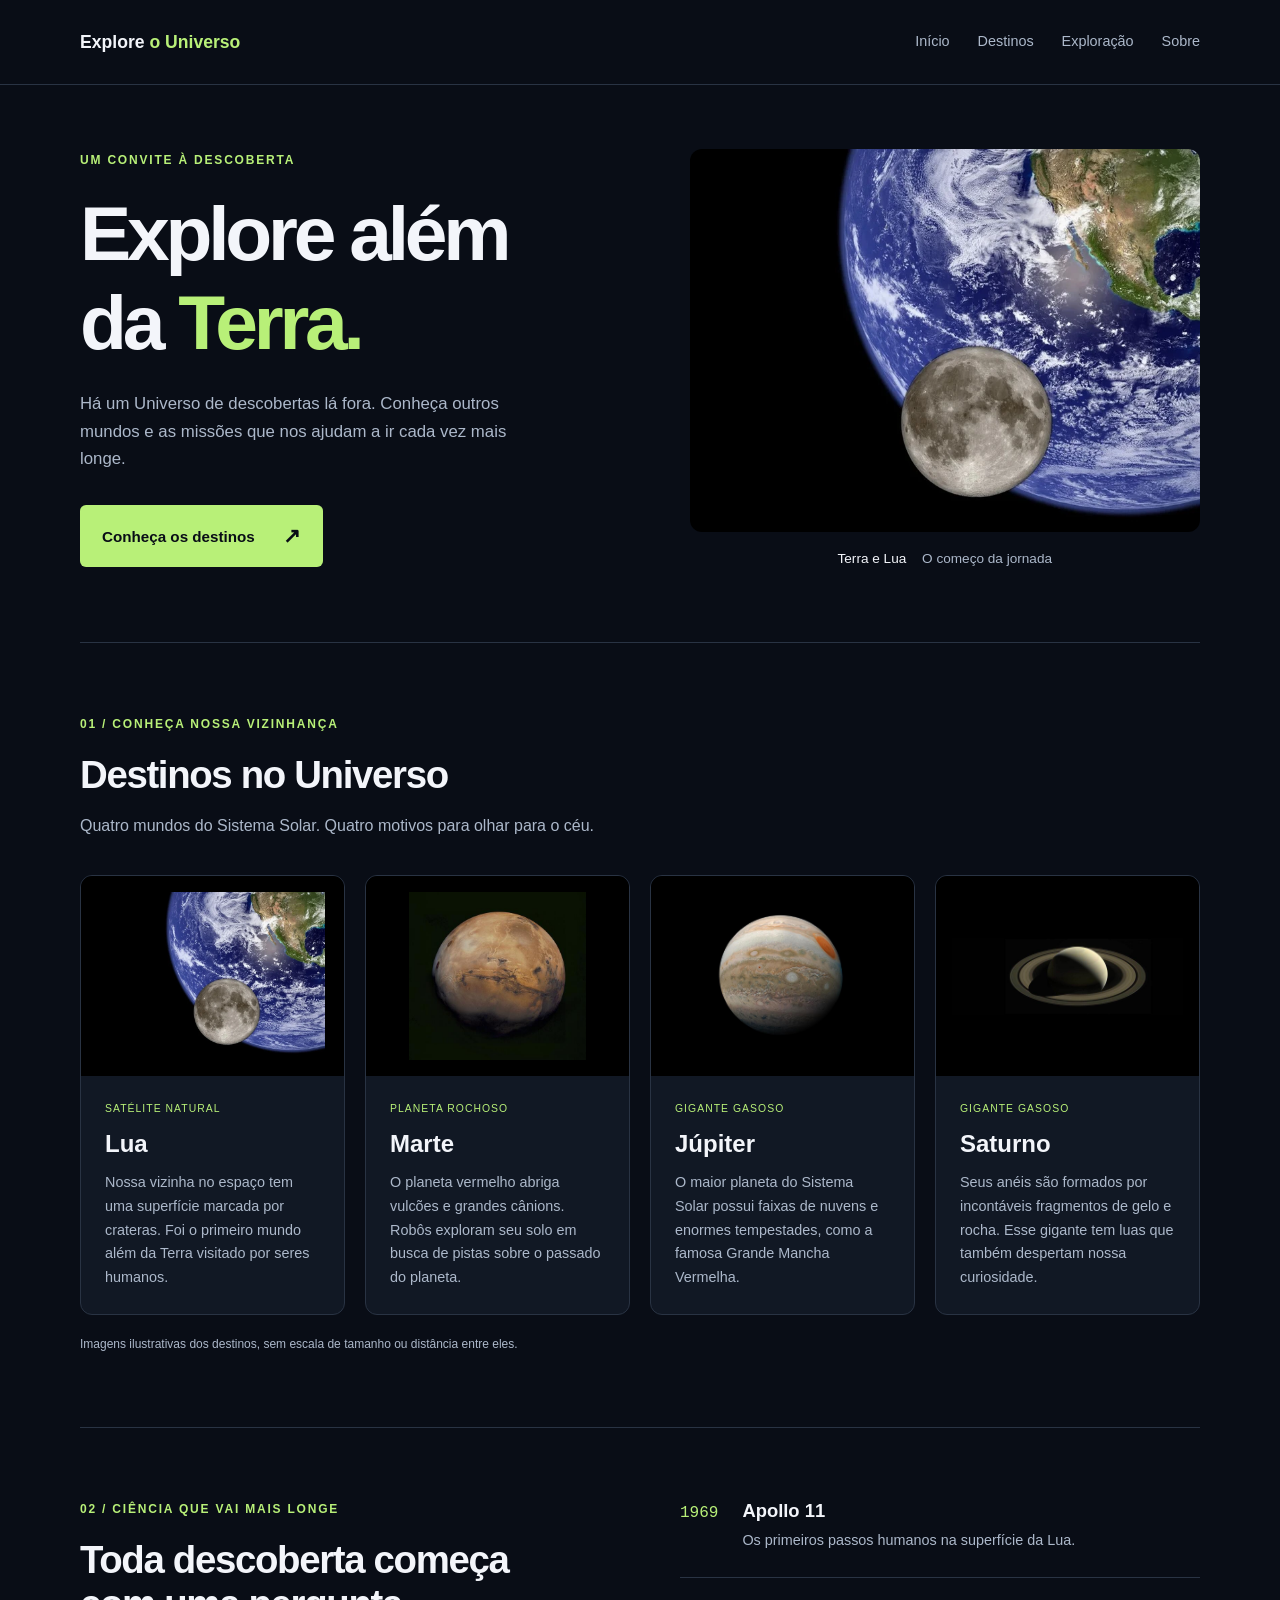
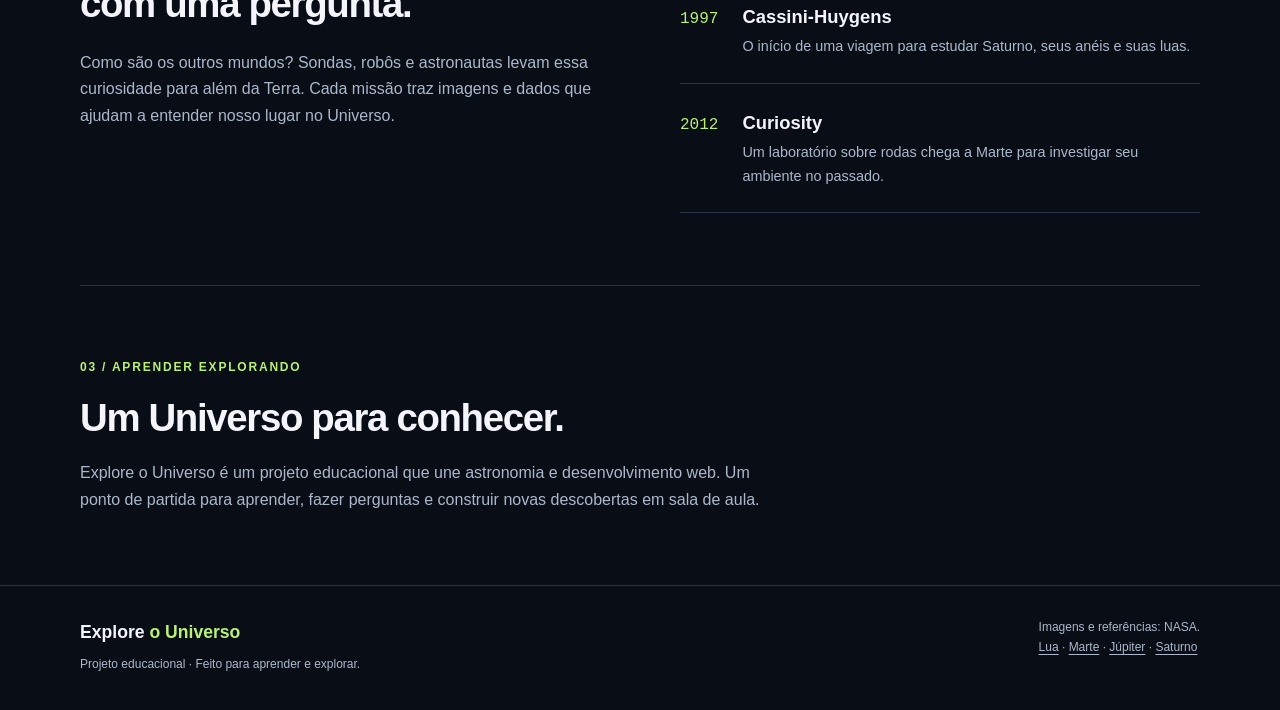
<file: versao0/index.html>
<!DOCTYPE html>
<html lang="pt-BR">
<head>
  <meta charset="UTF-8">
  <meta name="viewport" content="width=device-width, initial-scale=1.0">
  <meta name="description" content="Conheça a Lua, Marte, Júpiter e Saturno e descubra um pouco da história da exploração espacial.">
  <title>Explore o Universo</title>
  <link rel="stylesheet" href="css/estilos.css">
</head>
<body>
  <header class="cabecalho">
    <div class="container cabecalho-conteudo">
      <h1 class="marca"><a href="#inicio">Explore <span>o Universo</span></a></h1>
      <nav aria-label="Navegação principal">
        <ul class="menu">
          <li><a href="#inicio">Início</a></li>
          <li><a href="#destinos">Destinos</a></li>
          <li><a href="#exploracao">Exploração</a></li>
          <li><a href="#sobre">Sobre</a></li>
        </ul>
      </nav>
    </div>
  </header>

  <main>
    <section class="destaque container" id="inicio" aria-labelledby="titulo-destaque">
      <div class="destaque-texto">
        <p class="etiqueta">Um convite à descoberta</p>
        <h2 id="titulo-destaque">Explore além<br>da <span>Terra.</span></h2>
        <p class="introducao">Há um Universo de descobertas lá fora. Conheça outros mundos e as missões que nos ajudam a ir cada vez mais longe.</p>
        <a class="botao" href="#destinos">Conheça os destinos <span aria-hidden="true">↗</span></a>
      </div>
      <figure class="destaque-imagem">
        <img src="img/lua.webp" alt="Composição mostrando a Lua em primeiro plano e a Terra ao fundo." width="1000" height="750">
        <figcaption>Terra e Lua <span>O começo da jornada</span></figcaption>
      </figure>
    </section>

    <section class="destinos secao container" id="destinos" aria-labelledby="titulo-destinos">
      <p class="etiqueta">01 / Conheça nossa vizinhança</p>
      <h2 id="titulo-destinos">Destinos no Universo</h2>
      <p class="descricao-secao">Quatro mundos do Sistema Solar. Quatro motivos para olhar para o céu.</p>

      <div class="grade-destinos">
        <article class="card-destino">
          <img src="img/lua.webp" alt="Lua com áreas claras e escuras, em uma composição com a Terra ao fundo." width="760" height="570">
          <div class="card-conteudo">
            <p class="categoria">Satélite natural</p>
            <h3>Lua</h3>
            <p class="descricao-card">Nossa vizinha no espaço tem uma superfície marcada por crateras. Foi o primeiro mundo além da Terra visitado por seres humanos.</p>
          </div>
        </article>

        <article class="card-destino">
          <img src="img/marte.jpg" alt="Marte visto do espaço, com superfície em tons avermelhados." width="506" height="480">
          <div class="card-conteudo">
            <p class="categoria">Planeta rochoso</p>
            <h3>Marte</h3>
            <p class="descricao-card">O planeta vermelho abriga vulcões e grandes cânions. Robôs exploram seu solo em busca de pistas sobre o passado do planeta.</p>
          </div>
        </article>

        <article class="card-destino">
          <img src="img/jupiter.jpg" alt="Júpiter com faixas de nuvens e uma grande tempestade oval." width="750" height="750">
          <div class="card-conteudo">
            <p class="categoria">Gigante gasoso</p>
            <h3>Júpiter</h3>
            <p class="descricao-card">O maior planeta do Sistema Solar possui faixas de nuvens e enormes tempestades, como a famosa Grande Mancha Vermelha.</p>
          </div>
        </article>

        <article class="card-destino">
          <img src="img/saturno.jpg" alt="Saturno envolvido por seus amplos anéis, contra o fundo escuro do espaço." width="960" height="320">
          <div class="card-conteudo">
            <p class="categoria">Gigante gasoso</p>
            <h3>Saturno</h3>
            <p class="descricao-card">Seus anéis são formados por incontáveis fragmentos de gelo e rocha. Esse gigante tem luas que também despertam nossa curiosidade.</p>
          </div>
        </article>
      </div>
      <p class="nota">Imagens ilustrativas dos destinos, sem escala de tamanho ou distância entre eles.</p>
    </section>

    <section class="exploracao secao container" id="exploracao" aria-labelledby="titulo-exploracao">
      <div>
        <p class="etiqueta">02 / Ciência que vai mais longe</p>
        <h2 id="titulo-exploracao">Toda descoberta começa com uma pergunta.</h2>
        <p>Como são os outros mundos? Sondas, robôs e astronautas levam essa curiosidade para além da Terra. Cada missão traz imagens e dados que ajudam a entender nosso lugar no Universo.</p>
      </div>
      <ol class="missoes" aria-label="Marcos da exploração espacial">
        <li><span class="ano">1969</span><div><h3>Apollo 11</h3><p>Os primeiros passos humanos na superfície da Lua.</p></div></li>
        <li><span class="ano">1997</span><div><h3>Cassini-Huygens</h3><p>O início de uma viagem para estudar Saturno, seus anéis e suas luas.</p></div></li>
        <li><span class="ano">2012</span><div><h3>Curiosity</h3><p>Um laboratório sobre rodas chega a Marte para investigar seu ambiente no passado.</p></div></li>
      </ol>
    </section>

    <section class="sobre secao container" id="sobre" aria-labelledby="titulo-sobre">
      <p class="etiqueta">03 / Aprender explorando</p>
      <h2 id="titulo-sobre">Um Universo para conhecer.</h2>
      <p>Explore o Universo é um projeto educacional que une astronomia e desenvolvimento web. Um ponto de partida para aprender, fazer perguntas e construir novas descobertas em sala de aula.</p>
    </section>
  </main>

  <footer class="rodape">
    <div class="container rodape-conteudo">
      <div><p class="marca">Explore <span>o Universo</span></p><p class="texto-rodape">Projeto educacional · Feito para aprender e explorar.</p></div>
      <p class="creditos">Imagens e referências: NASA.<br>
        <a href="https://science.nasa.gov/moon/">Lua</a> ·
        <a href="https://science.nasa.gov/mars/">Marte</a> ·
        <a href="https://science.nasa.gov/jupiter/">Júpiter</a> ·
        <a href="https://science.nasa.gov/saturn/">Saturno</a>
      </p>
    </div>
  </footer>
</body>
</html>
</file>
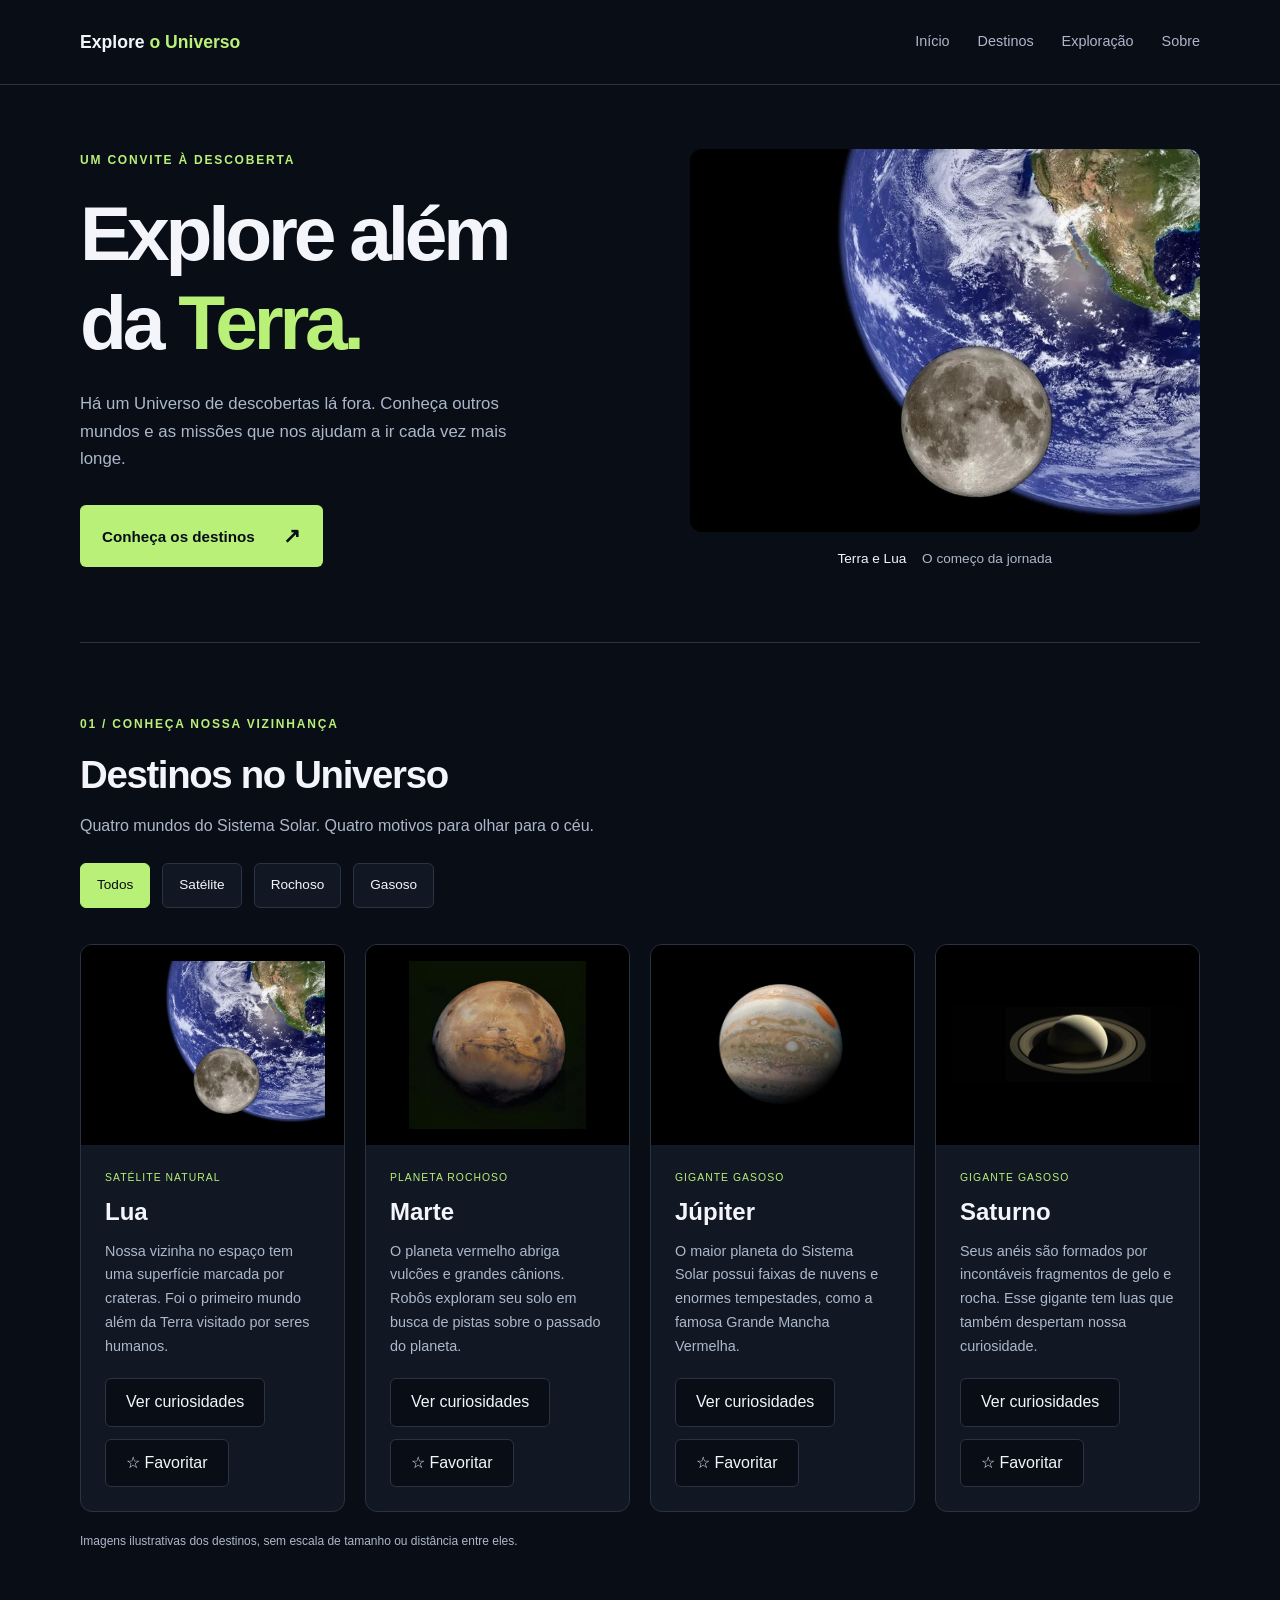
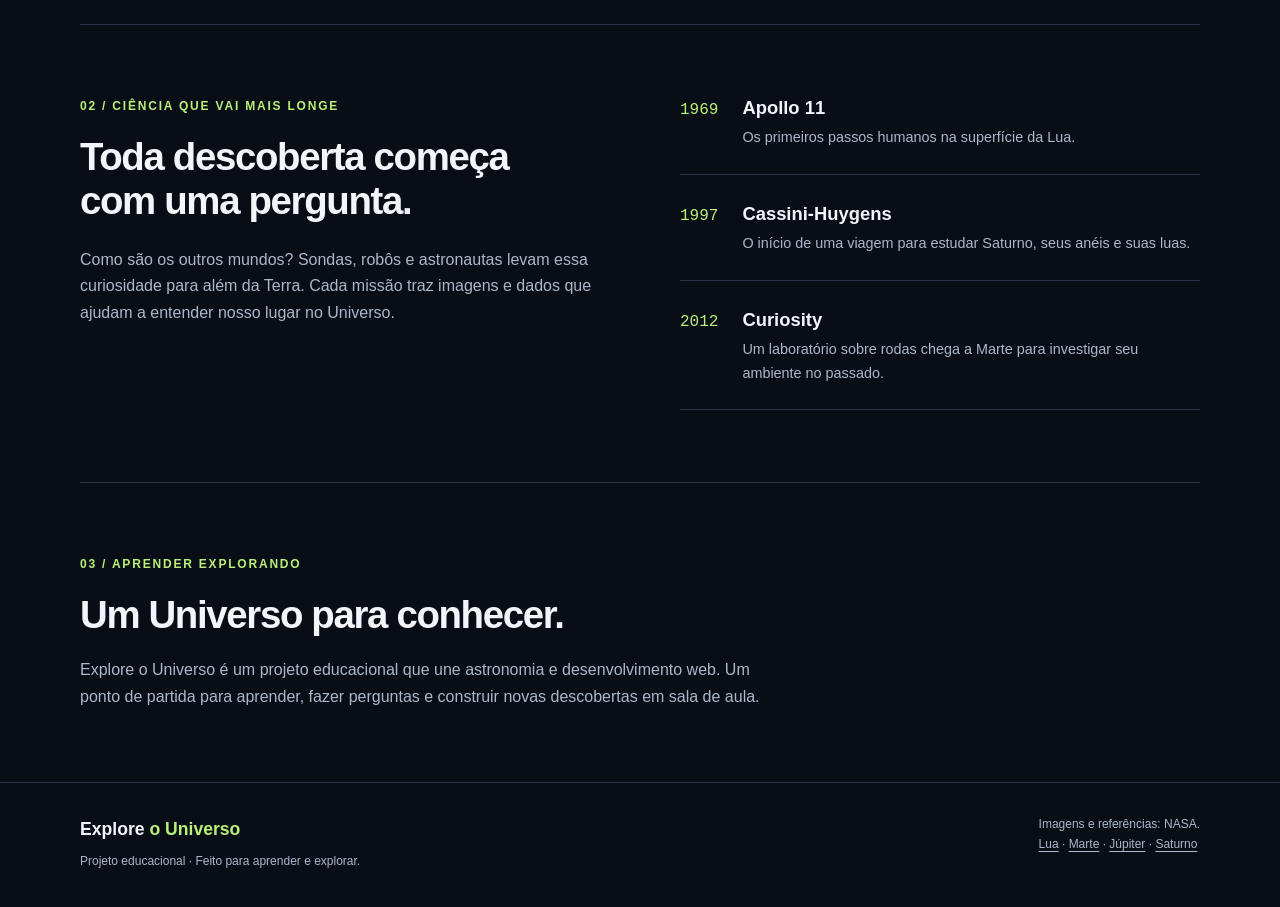
<file: versao1/index.html>
<!DOCTYPE html>
<html lang="pt-BR">
<head>
  <meta charset="UTF-8">
  <meta name="viewport" content="width=device-width, initial-scale=1.0">
  <meta name="description" content="Conheça a Lua, Marte, Júpiter e Saturno e descubra um pouco da história da exploração espacial.">
  <title>Explore o Universo</title>
  <link rel="stylesheet" href="css/estilos.css">
</head>
<body>
  <header class="cabecalho">
    <div class="container cabecalho-conteudo">
      <h1 class="marca"><a href="#inicio">Explore <span>o Universo</span></a></h1>
      <nav aria-label="Navegação principal">
        <ul class="menu">
          <li><a href="#inicio">Início</a></li>
          <li><a href="#destinos">Destinos</a></li>
          <li><a href="#exploracao">Exploração</a></li>
          <li><a href="#sobre">Sobre</a></li>
        </ul>
      </nav>
    </div>
  </header>

  <main>
    <section class="destaque container" id="inicio" aria-labelledby="titulo-destaque">
      <div class="destaque-texto">
        <p class="etiqueta">Um convite à descoberta</p>
        <h2 id="titulo-destaque">Explore além<br>da <span>Terra.</span></h2>
        <p class="introducao">Há um Universo de descobertas lá fora. Conheça outros mundos e as missões que nos ajudam a ir cada vez mais longe.</p>
        <a class="botao" href="#destinos">Conheça os destinos <span aria-hidden="true">↗</span></a>
      </div>
      <figure class="destaque-imagem">
        <img src="img/lua.webp" alt="Composição mostrando a Lua em primeiro plano e a Terra ao fundo." width="1000" height="750">
        <figcaption>Terra e Lua <span>O começo da jornada</span></figcaption>
      </figure>
    </section>

    <section class="destinos secao container" id="destinos" aria-labelledby="titulo-destinos">
      <p class="etiqueta">01 / Conheça nossa vizinhança</p>
      <h2 id="titulo-destinos">Destinos no Universo</h2>
      <p class="descricao-secao">Quatro mundos do Sistema Solar. Quatro motivos para olhar para o céu.</p>

      <!-- DIV com o papel/finalidade de um grupo de botões -->
       <!-- Usamos o aria-label para descrever/detalhar a finalidade desse grupo de botões  -->

      <div class="filtros-destinos" role="group" aria-label="Filtrar destinos por categoria">
        <button data-filtro="todos" type="button" class="filtro-ativo" aria-pressed="true">Todos</button>
        <button data-filtro="satelite" type="button" aria-pressed="false">Satélite</button>
        <button data-filtro="rochoso" type="button" aria-pressed="false">Rochoso</button>
        <button data-filtro="gasoso" type="button" aria-pressed="false">Gasoso</button>
      </div>

      <div class="grade-destinos">
        <article class="card-destino" data-categoria="satelite">
          <img src="img/lua.webp" alt="Lua com áreas claras e escuras, em uma composição com a Terra ao fundo." width="760" height="570">
          <div class="card-conteudo">
            <p class="categoria">Satélite natural</p>
            <h3>Lua</h3>
            <p class="descricao-card">Nossa vizinha no espaço tem uma superfície marcada por crateras. Foi o primeiro mundo além da Terra visitado por seres humanos.</p>
            
            <!-- Atributos aria
            Recursos importantes para sinalizar/avisar ferramentas/tecnologias de acessibilidade sobre diferentes estados dos elementos da página -->
            
            <div class="acoes-card">
              <button type="button" class="botao-curiosidade" aria-expanded="false" aria-controls="curiosidade-lua">
                Ver curiosidades
              </button>
              <button type="button" class="botao-favorito" aria-pressed="false">
                ☆ Favoritar
              </button>
            </div>

            <p class="curiosidade" id="curiosidade-lua" hidden>
              A Lua leva aproximadamente 27 dias para dar uma volta ao redor da Terra.
            </p>

          </div>
        </article>
        

        <article class="card-destino" data-categoria="rochoso">
          <img src="img/marte.jpg" alt="Marte visto do espaço, com superfície em tons avermelhados." width="506" height="480">
          <div class="card-conteudo">
            <p class="categoria">Planeta rochoso</p>
            <h3>Marte</h3>
            <p class="descricao-card">O planeta vermelho abriga vulcões e grandes cânions. Robôs exploram seu solo em busca de pistas sobre o passado do planeta.</p>

            <div class="acoes-card">
              <button type="button" class="botao-curiosidade" aria-expanded="false" aria-controls="curiosidade-marte">
                Ver curiosidades
              </button>
              <button type="button" class="botao-favorito" aria-pressed="false">
                ☆ Favoritar
              </button>
            </div>

              <p class="curiosidade" id="curiosidade-marte" hidden>
              Um dia em Marte dura cerca de 24 horas e 40 minutos.
            </p>
            
          </div>
        </article>

        <article class="card-destino" data-categoria="gasoso">
          <img src="img/jupiter.jpg" alt="Júpiter com faixas de nuvens e uma grande tempestade oval." width="750" height="750">
          <div class="card-conteudo">
            <p class="categoria">Gigante gasoso</p>
            <h3>Júpiter</h3>
            <p class="descricao-card">O maior planeta do Sistema Solar possui faixas de nuvens e enormes tempestades, como a famosa Grande Mancha Vermelha.</p>

            <div class="acoes-card">
              <button type="button" class="botao-curiosidade" aria-expanded="false" aria-controls="curiosidade-jupiter">
                Ver curiosidades
              </button>
              <button type="button" class="botao-favorito" aria-pressed="false">
                ☆ Favoritar
              </button>
            </div>

          <p class="curiosidade" id="curiosidade-jupiter" hidden>
            Júpiter leva cerca de 12 anos terrestres para completar uma volta ao redor do Sol.
          </p>

          </div>
        </article>

        <article class="card-destino" data-categoria="gasoso">
          <img src="img/saturno.jpg" alt="Saturno envolvido por seus amplos anéis, contra o fundo escuro do espaço." width="960" height="320">
          <div class="card-conteudo">
            <p class="categoria">Gigante gasoso</p>
            <h3>Saturno</h3>
            <p class="descricao-card">Seus anéis são formados por incontáveis fragmentos de gelo e rocha. Esse gigante tem luas que também despertam nossa curiosidade.</p>

            <div class="acoes-card">
              <button type="button" class="botao-curiosidade" aria-expanded="false" aria-controls="curiosidade-saturno">
                Ver curiosidades
              </button>
              <button type="button" class="botao-favorito" aria-pressed="false">
                ☆ Favoritar
              </button>
            </div>

            <p class="curiosidade" id="curiosidade-saturno" hidden>
              Saturno leva aproximadamente 29 anos terrestres para completar uma volta ao redor do Sol.
            </p>

          </div>
        </article>
      </div>
      <p class="nota">Imagens ilustrativas dos destinos, sem escala de tamanho ou distância entre eles.</p>
    </section>

    <section class="exploracao secao container" id="exploracao" aria-labelledby="titulo-exploracao">
      <div>
        <p class="etiqueta">02 / Ciência que vai mais longe</p>
        <h2 id="titulo-exploracao">Toda descoberta começa com uma pergunta.</h2>
        <p>Como são os outros mundos? Sondas, robôs e astronautas levam essa curiosidade para além da Terra. Cada missão traz imagens e dados que ajudam a entender nosso lugar no Universo.</p>
      </div>
      <ol class="missoes" aria-label="Marcos da exploração espacial">
        <li><span class="ano">1969</span><div><h3>Apollo 11</h3><p>Os primeiros passos humanos na superfície da Lua.</p></div></li>
        <li><span class="ano">1997</span><div><h3>Cassini-Huygens</h3><p>O início de uma viagem para estudar Saturno, seus anéis e suas luas.</p></div></li>
        <li><span class="ano">2012</span><div><h3>Curiosity</h3><p>Um laboratório sobre rodas chega a Marte para investigar seu ambiente no passado.</p></div></li>
      </ol>
    </section>

    <section class="sobre secao container" id="sobre" aria-labelledby="titulo-sobre">
      <p class="etiqueta">03 / Aprender explorando</p>
      <h2 id="titulo-sobre">Um Universo para conhecer.</h2>
      <p>Explore o Universo é um projeto educacional que une astronomia e desenvolvimento web. Um ponto de partida para aprender, fazer perguntas e construir novas descobertas em sala de aula.</p>
    </section>
  </main>

  <footer class="rodape">
    <div class="container rodape-conteudo">
      <div><p class="marca">Explore <span>o Universo</span></p><p class="texto-rodape">Projeto educacional · Feito para aprender e explorar.</p></div>
      <p class="creditos">Imagens e referências: NASA.<br>
        <a href="https://science.nasa.gov/moon/">Lua</a> ·
        <a href="https://science.nasa.gov/mars/">Marte</a> ·
        <a href="https://science.nasa.gov/jupiter/">Júpiter</a> ·
        <a href="https://science.nasa.gov/saturn/">Saturno</a>
      </p>
    </div>
  </footer>

  <script src="js/script.js"></script>

</body>
</html>
</file>
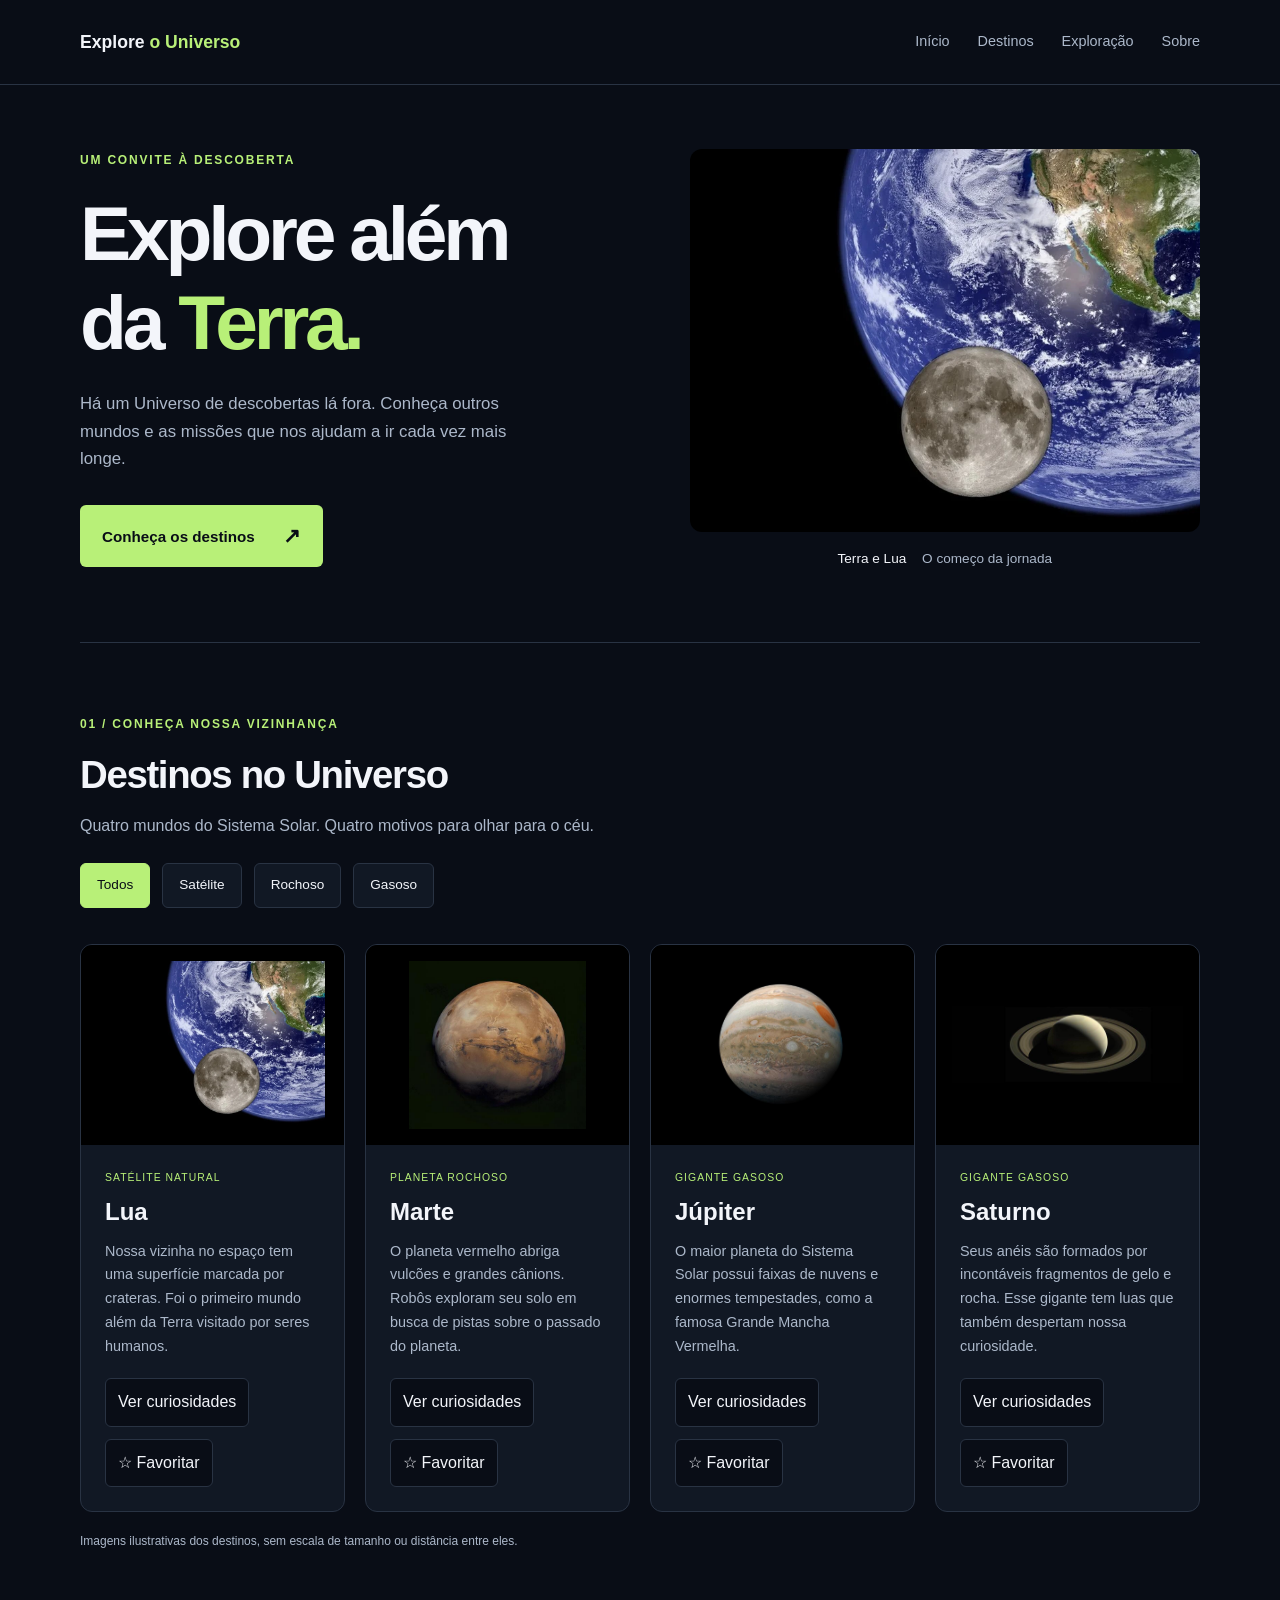
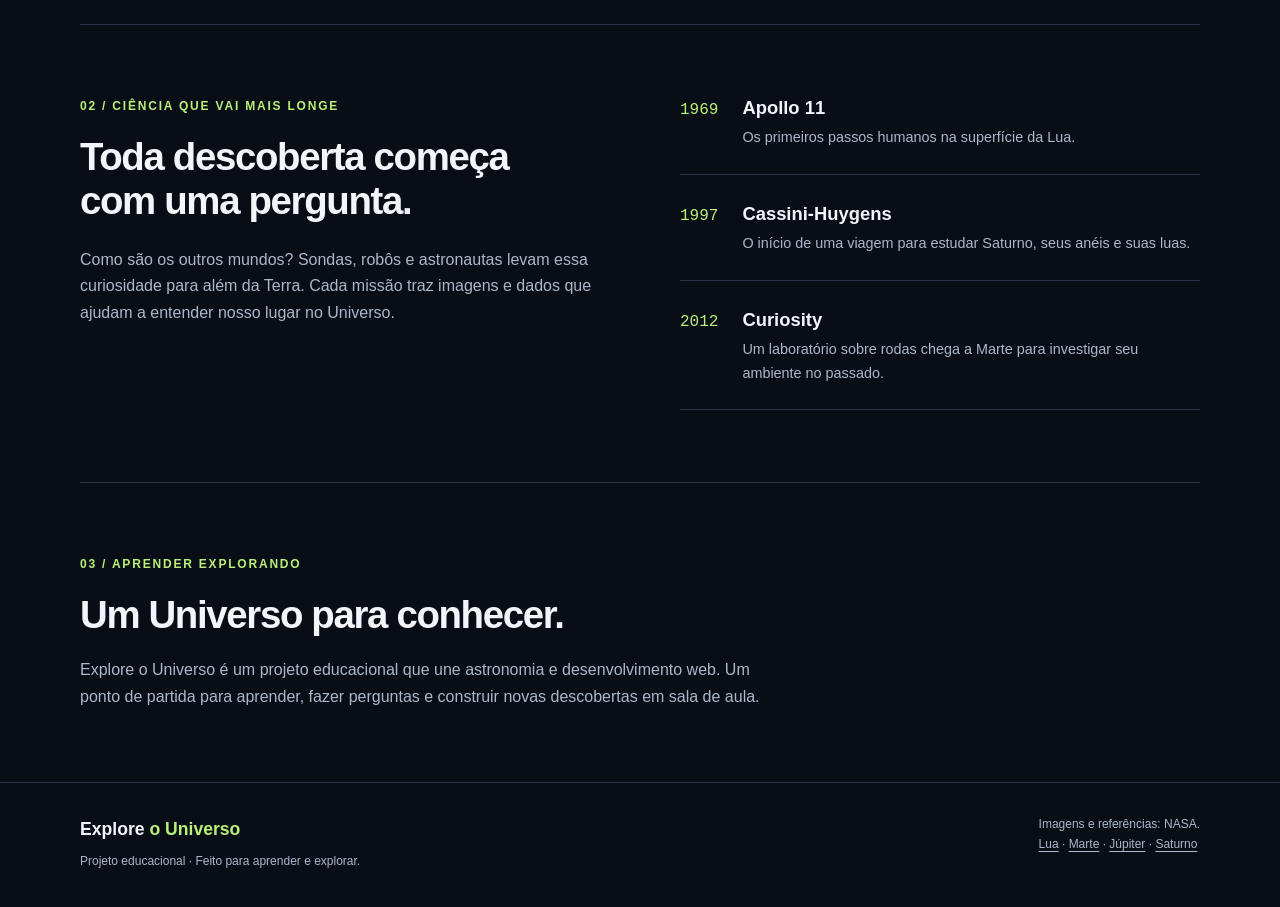
<file: versao3/index.html>
<!DOCTYPE html>
<html lang="pt-BR">
 
<head>
  <meta charset="UTF-8">
  <meta name="viewport" content="width=device-width, initial-scale=1.0">
  <meta name="description"
    content="Conheça a Lua, Marte, Júpiter e Saturno e descubra um pouco da história da exploração espacial.">
  <title>Explore o Universo</title>
  <link rel="stylesheet" href="css/estilos.css">
</head>
 
<body>
  <header class="cabecalho">
    <div class="container cabecalho-conteudo">
      <h1 class="marca"><a href="#inicio">Explore <span>o Universo</span></a></h1>
 
      <button type="button" class="botao-menu" aria-expanded="false" aria-controls="navegacao-principal">☰ Menu</button>
 
      <nav aria-label="Navegação principal" id="navegacao-principal" class="navegacao-principal">
        <ul class="menu">
          <li><a href="#inicio">Início</a></li>
          <li><a href="#destinos">Destinos</a></li>
          <li><a href="#exploracao">Exploração</a></li>
          <li><a href="#sobre">Sobre</a></li>
        </ul>
      </nav>
    </div>
  </header>
 
  <main>
    <section class="destaque container" id="inicio" aria-labelledby="titulo-destaque">
      <div class="destaque-texto">
        <p class="etiqueta">Um convite à descoberta</p>
        <h2 id="titulo-destaque">Explore além<br>da <span>Terra.</span></h2>
        <p class="introducao">Há um Universo de descobertas lá fora. Conheça outros mundos e as missões que nos ajudam a
          ir cada vez mais longe.</p>
        <a class="botao" href="#destinos">Conheça os destinos <span aria-hidden="true">↗</span></a>
      </div>
      <figure class="destaque-imagem">
        <img src="img/lua.webp" alt="Composição mostrando a Lua em primeiro plano e a Terra ao fundo." width="1000"
          height="750">
        <figcaption>Terra e Lua <span>O começo da jornada</span></figcaption>
      </figure>
    </section>
 
    <section class="destinos secao container" id="destinos" aria-labelledby="titulo-destinos">
      <p class="etiqueta">01 / Conheça nossa vizinhança</p>
      <h2 id="titulo-destinos">Destinos no Universo</h2>
      <p class="descricao-secao">Quatro mundos do Sistema Solar. Quatro motivos para olhar para o céu.</p>
 
      <!--DIV com o papel/finalidade de um grupo de botões  -->
      <!-- Usamos o aria-label para descrever/detalhar a finalidade desse grupo de botões -->
      <div class="filtros-destinos" role="group" aria-label="Filtrar destinos por categoria">
        <button data-filtro="todos" type="button" class="filtro-ativo" aria-pressed="true">Todos</button>
        <button data-filtro="satelite" type="button" aria-pressed="false">Satélite</button>
        <button data-filtro="rochoso" type="button" aria-pressed="false">Rochoso</button>
        <button data-filtro="gasoso" type="button" aria-pressed="false">Gasoso</button>
      </div>
 
 
      <div class="grade-destinos">
        <article class="card-destino" data-categoria="satelite">
          <img src="img/lua.webp" alt="Lua com áreas claras e escuras, em uma composição com a Terra ao fundo."
            width="760" height="570">
          <div class="card-conteudo">
            <p class="categoria">Satélite natural</p>
            <h3>Lua</h3>
            <p class="descricao-card">Nossa vizinha no espaço tem uma superfície marcada por crateras. Foi o primeiro
              mundo além da Terra visitado por seres humanos.</p>
 
            <!-- Atributos aria-*
             Recursos importantes para sinalizar/avisar ferramentas/tecnologias de acessibilidade sobre diferentes estados dos elementos da página -->
 
            <div class="acoes-card">
              <button type="button" class="botao-curiosidade" aria-expanded="false" aria-controls="curiosidade-lua">
                Ver curiosidades
              </button>
              <button type="button" class="botao-favorito" aria-pressed="false">
                ☆ Favoritar
              </button>
            </div>
 
            <p class="curiosidade" id="curiosidade-lua" hidden>
              A Lua leva aproximadamente 27 dias para dar uma volta ao redor da Terra.
            </p>
          </div>
        </article>
 
        <article class="card-destino" data-categoria="rochoso">
          <img src="img/marte.jpg" alt="Marte visto do espaço, com superfície em tons avermelhados." width="506"
            height="480">
          <div class="card-conteudo">
            <p class="categoria">Planeta rochoso</p>
            <h3>Marte</h3>
            <p class="descricao-card">O planeta vermelho abriga vulcões e grandes cânions. Robôs exploram seu solo em
              busca de pistas sobre o passado do planeta.</p>
 
            <div class="acoes-card">
              <button type="button" class="botao-curiosidade" aria-expanded="false" aria-controls="curiosidade-marte">
                Ver curiosidades
              </button>
              <button type="button" class="botao-favorito" aria-pressed="false">
                ☆ Favoritar
              </button>
            </div>
 
            <p class="curiosidade" id="curiosidade-marte" hidden>Um dia em Marte dura cerca de 24 horas e 40 minutos.
            </p>
 
          </div>
        </article>
 
        <article class="card-destino" data-categoria="gasoso">
          <img src="img/jupiter.jpg" alt="Júpiter com faixas de nuvens e uma grande tempestade oval." width="750"
            height="750">
          <div class="card-conteudo">
            <p class="categoria">Gigante gasoso</p>
            <h3>Júpiter</h3>
            <p class="descricao-card">O maior planeta do Sistema Solar possui faixas de nuvens e enormes tempestades,
              como a famosa Grande Mancha Vermelha.</p>
 
            <div class="acoes-card">
              <button type="button" class="botao-curiosidade" aria-expanded="false" aria-controls="curiosidade-jupiter">
                Ver curiosidades
              </button>
              <button type="button" class="botao-favorito" aria-pressed="false">
                ☆ Favoritar
              </button>
            </div>
 
            <p class="curiosidade" id="curiosidade-jupiter" hidden>Júpiter leva cerca de 12 anos terrestres para
              completar uma
              volta ao redor do Sol.</p>
 
          </div>
        </article>
 
        <article class="card-destino" data-categoria="gasoso">
          <img src="img/saturno.jpg" alt="Saturno envolvido por seus amplos anéis, contra o fundo escuro do espaço."
            width="960" height="320">
          <div class="card-conteudo">
            <p class="categoria">Gigante gasoso</p>
            <h3>Saturno</h3>
            <p class="descricao-card">Seus anéis são formados por incontáveis fragmentos de gelo e rocha. Esse gigante
              tem luas que também despertam nossa curiosidade.</p>
 
            <div class="acoes-card">
              <button type="button" class="botao-curiosidade" aria-expanded="false" aria-controls="curiosidade-saturno">
                Ver curiosidades
              </button>
              <button type="button" class="botao-favorito" aria-pressed="false">
                ☆ Favoritar
              </button>
            </div>
 
            <p class="curiosidade" id="curiosidade-saturno" hidden>Saturno leva aproximadamente 29 anos terrestres para
              completar uma volta ao redor do Sol.</p>
 
          </div>
        </article>
      </div>
      <p class="nota">Imagens ilustrativas dos destinos, sem escala de tamanho ou distância entre eles.</p>
    </section>
 
    <section class="exploracao secao container" id="exploracao" aria-labelledby="titulo-exploracao">
      <div>
        <p class="etiqueta">02 / Ciência que vai mais longe</p>
        <h2 id="titulo-exploracao">Toda descoberta começa com uma pergunta.</h2>
        <p>Como são os outros mundos? Sondas, robôs e astronautas levam essa curiosidade para além da Terra. Cada missão
          traz imagens e dados que ajudam a entender nosso lugar no Universo.</p>
      </div>
      <ol class="missoes" aria-label="Marcos da exploração espacial">
        <li><span class="ano">1969</span>
          <div>
            <h3>Apollo 11</h3>
            <p>Os primeiros passos humanos na superfície da Lua.</p>
          </div>
        </li>
        <li><span class="ano">1997</span>
          <div>
            <h3>Cassini-Huygens</h3>
            <p>O início de uma viagem para estudar Saturno, seus anéis e suas luas.</p>
          </div>
        </li>
        <li><span class="ano">2012</span>
          <div>
            <h3>Curiosity</h3>
            <p>Um laboratório sobre rodas chega a Marte para investigar seu ambiente no passado.</p>
          </div>
        </li>
      </ol>
    </section>
 
    <section class="sobre secao container" id="sobre" aria-labelledby="titulo-sobre">
      <p class="etiqueta">03 / Aprender explorando</p>
      <h2 id="titulo-sobre">Um Universo para conhecer.</h2>
      <p>Explore o Universo é um projeto educacional que une astronomia e desenvolvimento web. Um ponto de partida para
        aprender, fazer perguntas e construir novas descobertas em sala de aula.</p>
    </section>
  </main>
 
  <footer class="rodape">
    <div class="container rodape-conteudo">
      <div>
        <p class="marca">Explore <span>o Universo</span></p>
        <p class="texto-rodape">Projeto educacional · Feito para aprender e explorar.</p>
      </div>
      <p class="creditos">Imagens e referências: NASA.<br>
        <a href="https://science.nasa.gov/moon/">Lua</a> ·
        <a href="https://science.nasa.gov/mars/">Marte</a> ·
        <a href="https://science.nasa.gov/jupiter/">Júpiter</a> ·
        <a href="https://science.nasa.gov/saturn/">Saturno</a>
      </p>
    </div>
  </footer>
 
  <script src="js/script.js"></script>
 
</body>
 
</html>
</file>
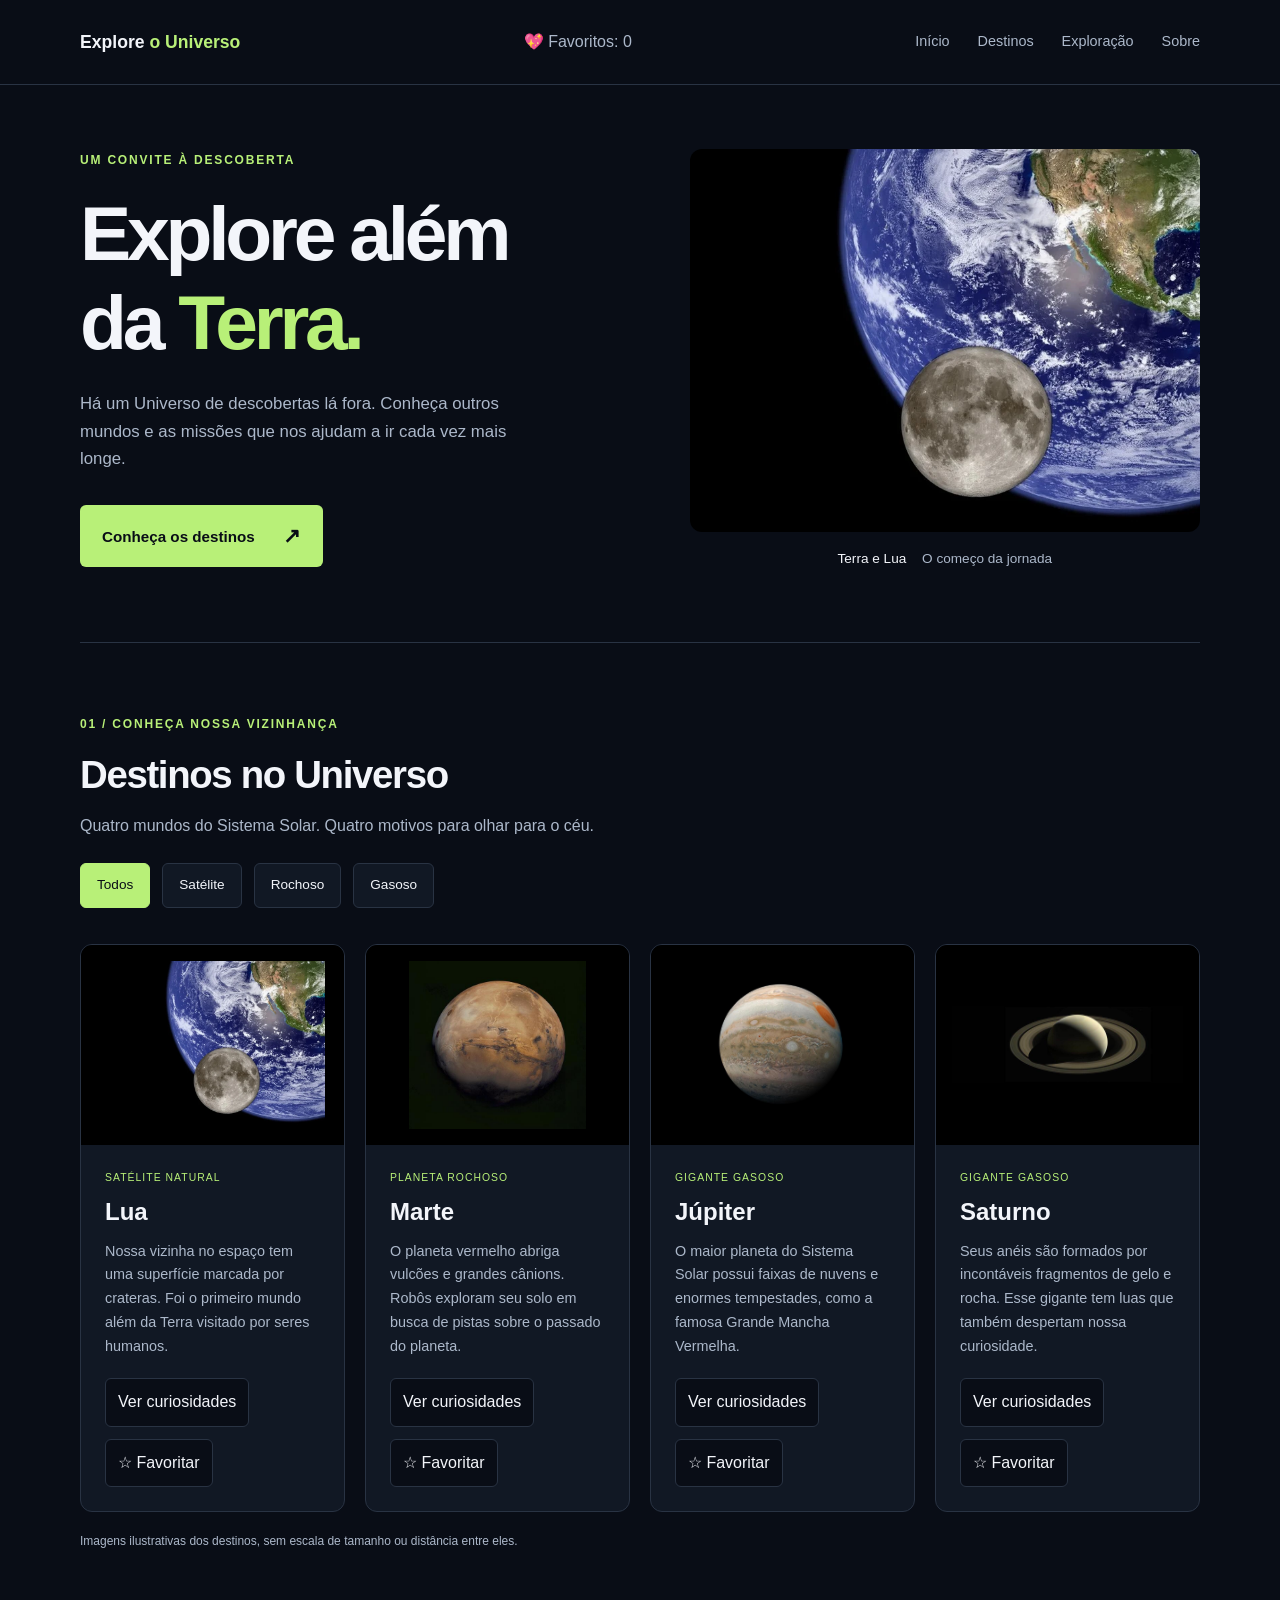
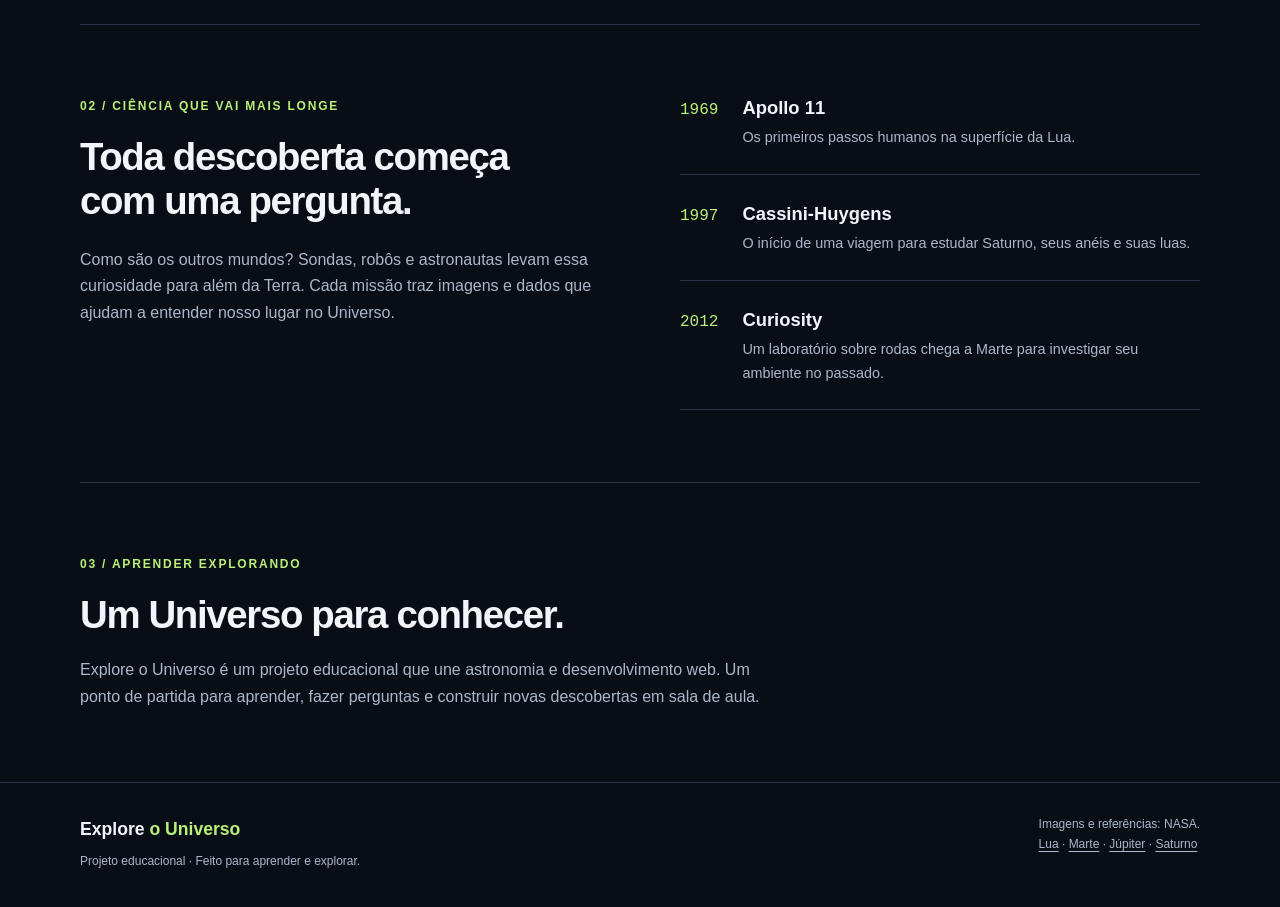
<file: versao4/index.html>
<!DOCTYPE html>
<html lang="pt-BR">
 
<head>
  <meta charset="UTF-8">
  <meta name="viewport" content="width=device-width, initial-scale=1.0">
  <meta name="description"
    content="Conheça a Lua, Marte, Júpiter e Saturno e descubra um pouco da história da exploração espacial.">
  <title>Explore o Universo</title>
  <link rel="stylesheet" href="css/estilos.css">
</head>
 
<body>
  <header class="cabecalho">
    <div class="container cabecalho-conteudo">
      <h1 class="marca"><a href="#inicio">Explore <span>o Universo</span></a></h1>

      <p class="contador-favoritos">
        💖 Favoritos: <span id="quantidade-favoritos">0</span>
      </p>
 
      <button type="button" class="botao-menu" aria-expanded="false" aria-controls="navegacao-principal">☰ Menu</button>
 
      <nav aria-label="Navegação principal" id="navegacao-principal" class="navegacao-principal">
        <ul class="menu">
          <li><a href="#inicio">Início</a></li>
          <li><a href="#destinos">Destinos</a></li>
          <li><a href="#exploracao">Exploração</a></li>
          <li><a href="#sobre">Sobre</a></li>
        </ul>
      </nav>
    </div>
  </header>
 
  <main>
    <section class="destaque container" id="inicio" aria-labelledby="titulo-destaque">
      <div class="destaque-texto">
        <p class="etiqueta">Um convite à descoberta</p>
        <h2 id="titulo-destaque">Explore além<br>da <span>Terra.</span></h2>
        <p class="introducao">Há um Universo de descobertas lá fora. Conheça outros mundos e as missões que nos ajudam a
          ir cada vez mais longe.</p>
        <a class="botao" href="#destinos">Conheça os destinos <span aria-hidden="true">↗</span></a>
      </div>
      <figure class="destaque-imagem">
        <img src="img/lua.webp" alt="Composição mostrando a Lua em primeiro plano e a Terra ao fundo." width="1000"
          height="750">
        <figcaption>Terra e Lua <span>O começo da jornada</span></figcaption>
      </figure>
    </section>
 
    <section class="destinos secao container" id="destinos" aria-labelledby="titulo-destinos">
      <p class="etiqueta">01 / Conheça nossa vizinhança</p>
      <h2 id="titulo-destinos">Destinos no Universo</h2>
      <p class="descricao-secao">Quatro mundos do Sistema Solar. Quatro motivos para olhar para o céu.</p>
 
      <!--DIV com o papel/finalidade de um grupo de botões  -->
      <!-- Usamos o aria-label para descrever/detalhar a finalidade desse grupo de botões -->
      <div class="filtros-destinos" role="group" aria-label="Filtrar destinos por categoria">
        <button data-filtro="todos" type="button" class="filtro-ativo" aria-pressed="true">Todos</button>
        <button data-filtro="satelite" type="button" aria-pressed="false">Satélite</button>
        <button data-filtro="rochoso" type="button" aria-pressed="false">Rochoso</button>
        <button data-filtro="gasoso" type="button" aria-pressed="false">Gasoso</button>
      </div>
 
 
      <div class="grade-destinos">
        <article class="card-destino" data-categoria="satelite">
          <img src="img/lua.webp" alt="Lua com áreas claras e escuras, em uma composição com a Terra ao fundo."
            width="760" height="570">
          <div class="card-conteudo">
            <p class="categoria">Satélite natural</p>
            <h3>Lua</h3>
            <p class="descricao-card">Nossa vizinha no espaço tem uma superfície marcada por crateras. Foi o primeiro
              mundo além da Terra visitado por seres humanos.</p>
 
            <!-- Atributos aria-*
             Recursos importantes para sinalizar/avisar ferramentas/tecnologias de acessibilidade sobre diferentes estados dos elementos da página -->
 
            <div class="acoes-card">
              <button type="button" class="botao-curiosidade" aria-expanded="false" aria-controls="curiosidade-lua">
                Ver curiosidades
              </button>
              <button type="button" class="botao-favorito" aria-pressed="false">
                ☆ Favoritar
              </button>
            </div>
 
            <p class="curiosidade" id="curiosidade-lua" hidden>
              A Lua leva aproximadamente 27 dias para dar uma volta ao redor da Terra.
            </p>
          </div>
        </article>
 
        <article class="card-destino" data-categoria="rochoso">
          <img src="img/marte.jpg" alt="Marte visto do espaço, com superfície em tons avermelhados." width="506"
            height="480">
          <div class="card-conteudo">
            <p class="categoria">Planeta rochoso</p>
            <h3>Marte</h3>
            <p class="descricao-card">O planeta vermelho abriga vulcões e grandes cânions. Robôs exploram seu solo em
              busca de pistas sobre o passado do planeta.</p>
 
            <div class="acoes-card">
              <button type="button" class="botao-curiosidade" aria-expanded="false" aria-controls="curiosidade-marte">
                Ver curiosidades
              </button>
              <button type="button" class="botao-favorito" aria-pressed="false">
                ☆ Favoritar
              </button>
            </div>
 
            <p class="curiosidade" id="curiosidade-marte" hidden>Um dia em Marte dura cerca de 24 horas e 40 minutos.
            </p>
 
          </div>
        </article>
 
        <article class="card-destino" data-categoria="gasoso">
          <img src="img/jupiter.jpg" alt="Júpiter com faixas de nuvens e uma grande tempestade oval." width="750"
            height="750">
          <div class="card-conteudo">
            <p class="categoria">Gigante gasoso</p>
            <h3>Júpiter</h3>
            <p class="descricao-card">O maior planeta do Sistema Solar possui faixas de nuvens e enormes tempestades,
              como a famosa Grande Mancha Vermelha.</p>
 
            <div class="acoes-card">
              <button type="button" class="botao-curiosidade" aria-expanded="false" aria-controls="curiosidade-jupiter">
                Ver curiosidades
              </button>
              <button type="button" class="botao-favorito" aria-pressed="false">
                ☆ Favoritar
              </button>
            </div>
 
            <p class="curiosidade" id="curiosidade-jupiter" hidden>Júpiter leva cerca de 12 anos terrestres para
              completar uma
              volta ao redor do Sol.</p>
 
          </div>
        </article>
 
        <article class="card-destino" data-categoria="gasoso">
          <img src="img/saturno.jpg" alt="Saturno envolvido por seus amplos anéis, contra o fundo escuro do espaço."
            width="960" height="320">
          <div class="card-conteudo">
            <p class="categoria">Gigante gasoso</p>
            <h3>Saturno</h3>
            <p class="descricao-card">Seus anéis são formados por incontáveis fragmentos de gelo e rocha. Esse gigante
              tem luas que também despertam nossa curiosidade.</p>
 
            <div class="acoes-card">
              <button type="button" class="botao-curiosidade" aria-expanded="false" aria-controls="curiosidade-saturno">
                Ver curiosidades
              </button>
              <button type="button" class="botao-favorito" aria-pressed="false">
                ☆ Favoritar
              </button>
            </div>
 
            <p class="curiosidade" id="curiosidade-saturno" hidden>Saturno leva aproximadamente 29 anos terrestres para
              completar uma volta ao redor do Sol.</p>
 
          </div>
        </article>
      </div>
      <p class="nota">Imagens ilustrativas dos destinos, sem escala de tamanho ou distância entre eles.</p>
    </section>
 
    <section class="exploracao secao container" id="exploracao" aria-labelledby="titulo-exploracao">
      <div>
        <p class="etiqueta">02 / Ciência que vai mais longe</p>
        <h2 id="titulo-exploracao">Toda descoberta começa com uma pergunta.</h2>
        <p>Como são os outros mundos? Sondas, robôs e astronautas levam essa curiosidade para além da Terra. Cada missão
          traz imagens e dados que ajudam a entender nosso lugar no Universo.</p>
      </div>
      <ol class="missoes" aria-label="Marcos da exploração espacial">
        <li><span class="ano">1969</span>
          <div>
            <h3>Apollo 11</h3>
            <p>Os primeiros passos humanos na superfície da Lua.</p>
          </div>
        </li>
        <li><span class="ano">1997</span>
          <div>
            <h3>Cassini-Huygens</h3>
            <p>O início de uma viagem para estudar Saturno, seus anéis e suas luas.</p>
          </div>
        </li>
        <li><span class="ano">2012</span>
          <div>
            <h3>Curiosity</h3>
            <p>Um laboratório sobre rodas chega a Marte para investigar seu ambiente no passado.</p>
          </div>
        </li>
      </ol>
    </section>
 
    <section class="sobre secao container" id="sobre" aria-labelledby="titulo-sobre">
      <p class="etiqueta">03 / Aprender explorando</p>
      <h2 id="titulo-sobre">Um Universo para conhecer.</h2>
      <p>Explore o Universo é um projeto educacional que une astronomia e desenvolvimento web. Um ponto de partida para
        aprender, fazer perguntas e construir novas descobertas em sala de aula.</p>
    </section>
  </main>
 
  <footer class="rodape">
    <div class="container rodape-conteudo">
      <div>
        <p class="marca">Explore <span>o Universo</span></p>
        <p class="texto-rodape">Projeto educacional · Feito para aprender e explorar.</p>
      </div>
      <p class="creditos">Imagens e referências: NASA.<br>
        <a href="https://science.nasa.gov/moon/">Lua</a> ·
        <a href="https://science.nasa.gov/mars/">Marte</a> ·
        <a href="https://science.nasa.gov/jupiter/">Júpiter</a> ·
        <a href="https://science.nasa.gov/saturn/">Saturno</a>
      </p>
    </div>
  </footer>
 
  <script src="js/script.js"></script>
 
</body>
 
</html>
</file>
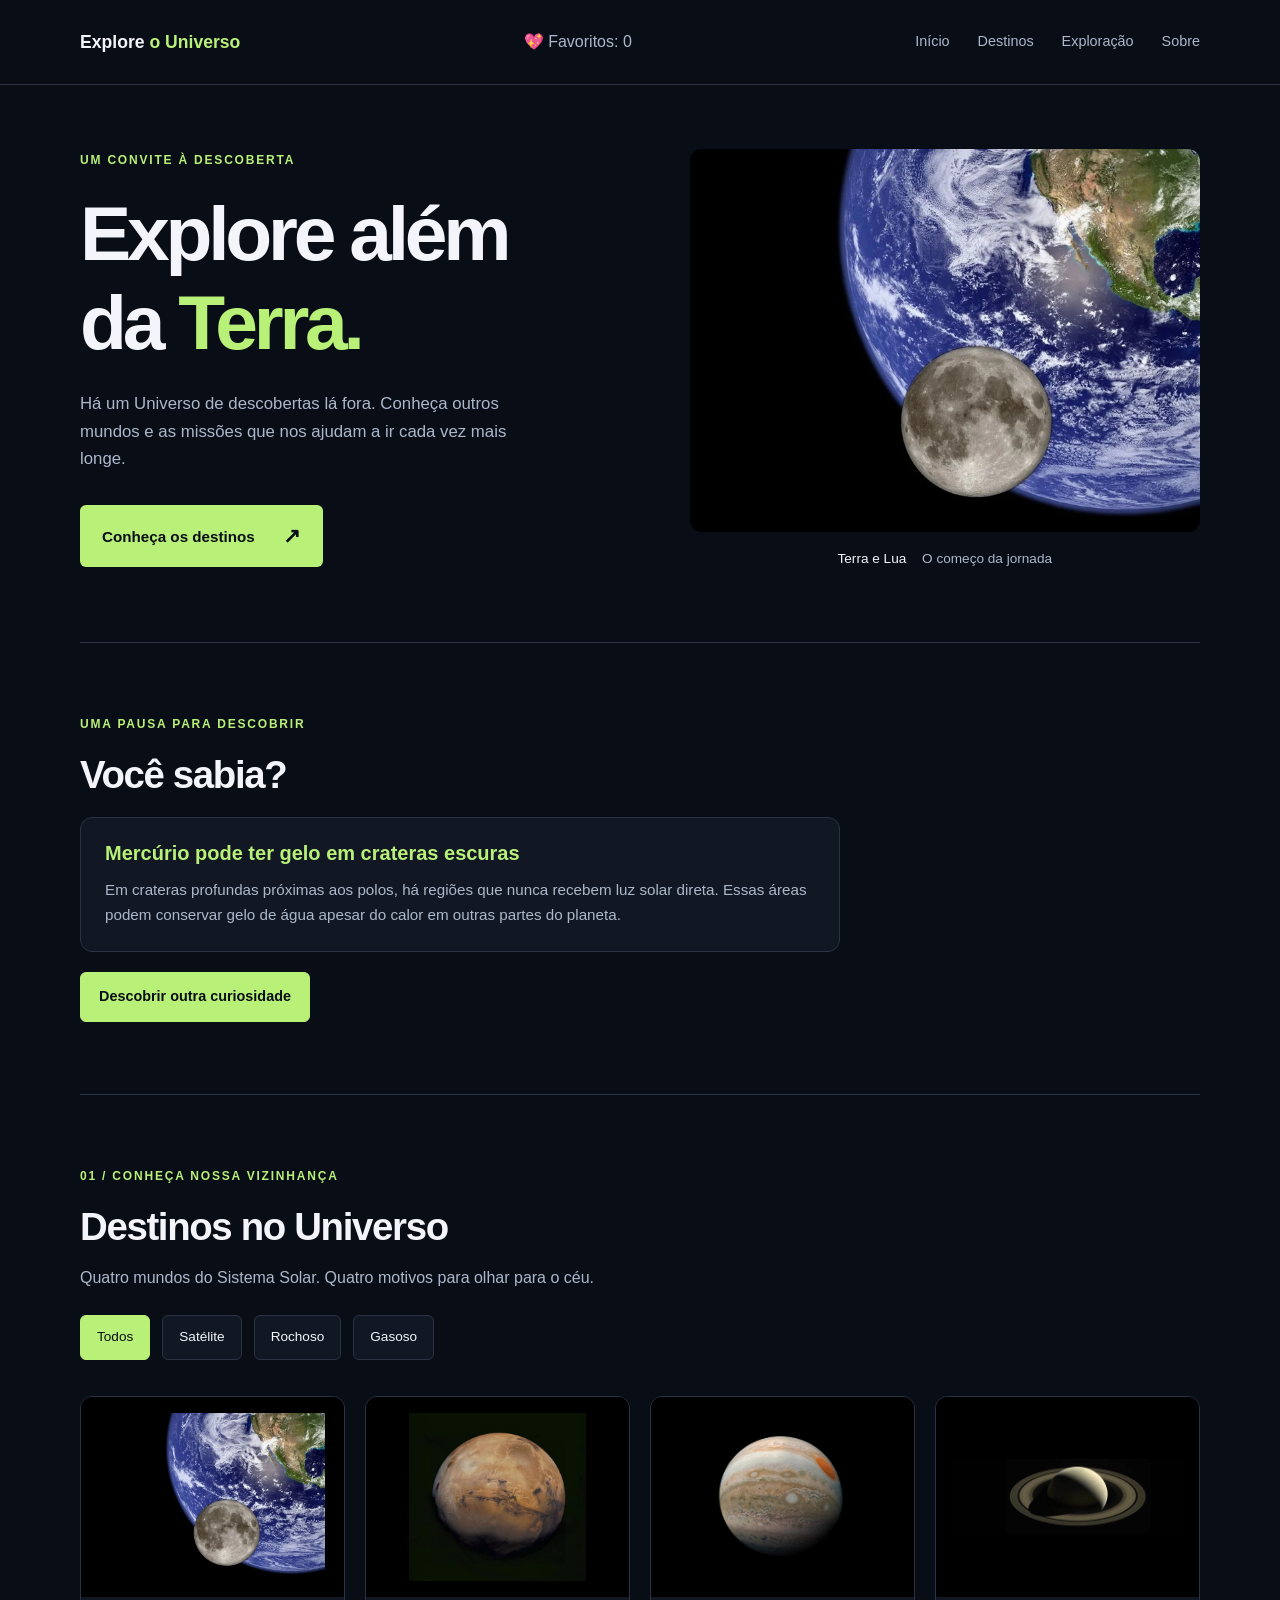
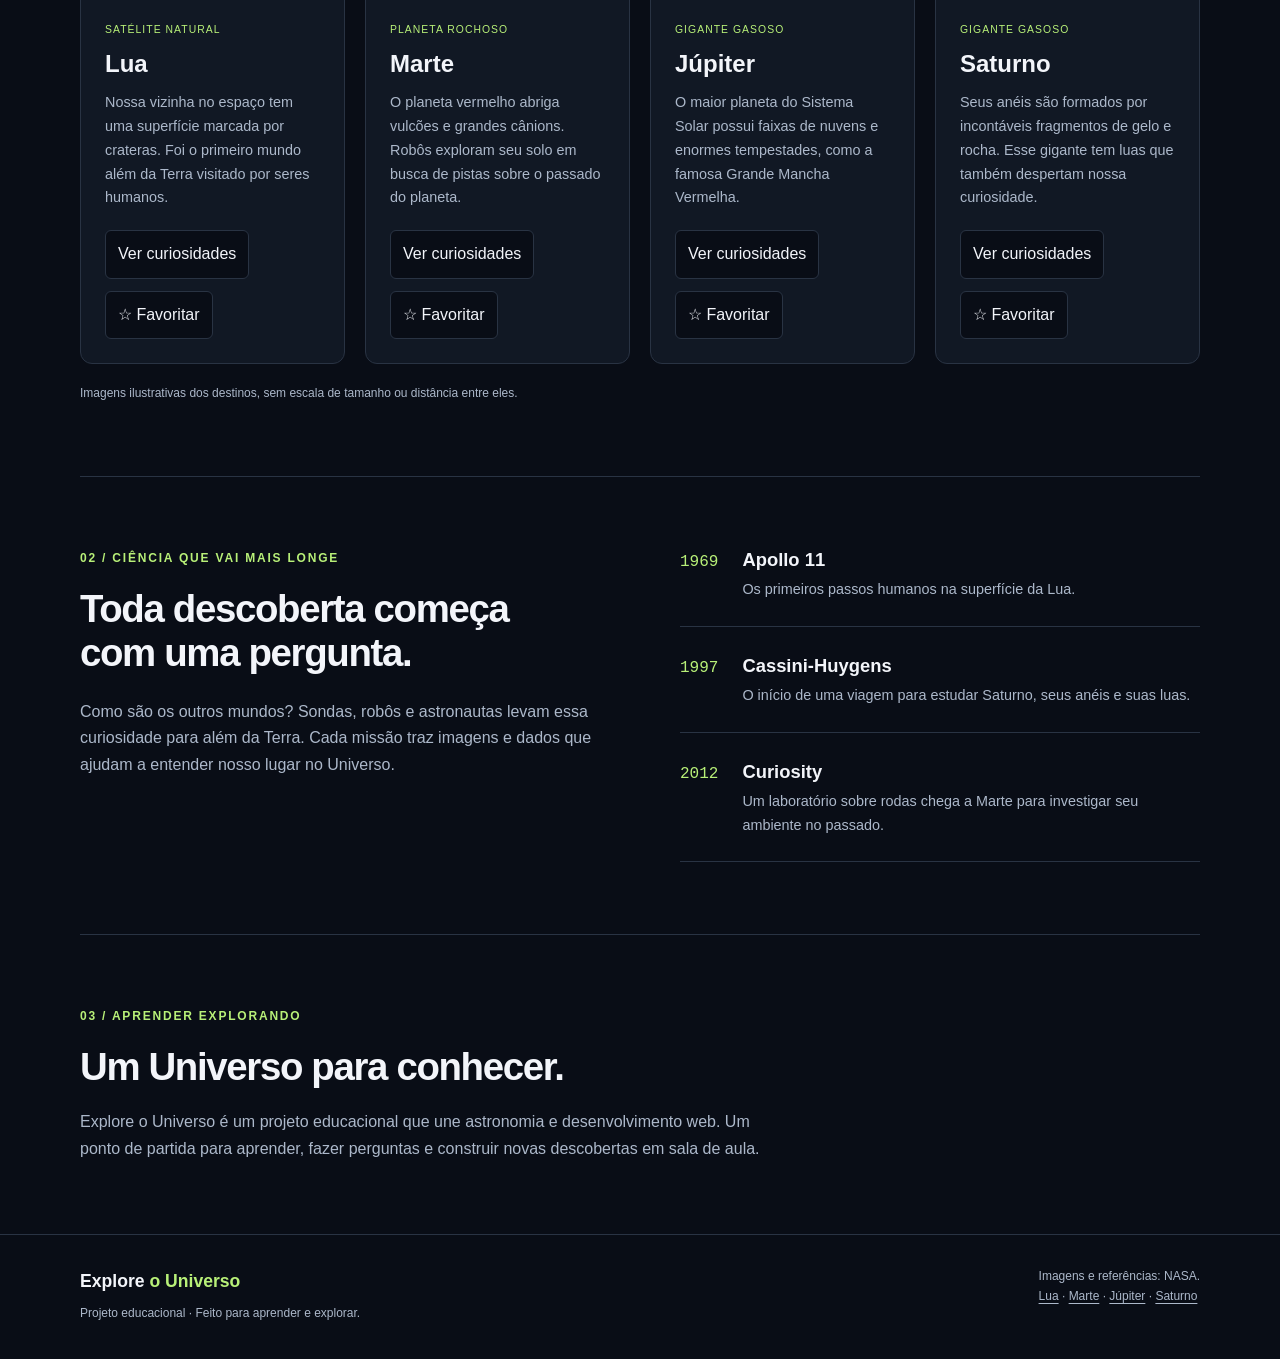
<file: versao5/index.html>
<!DOCTYPE html>
<html lang="pt-BR">
 
<head>
  <meta charset="UTF-8">
  <meta name="viewport" content="width=device-width, initial-scale=1.0">
  <meta name="description"
    content="Conheça a Lua, Marte, Júpiter e Saturno e descubra um pouco da história da exploração espacial.">
  <title>Explore o Universo</title>
  <link rel="stylesheet" href="css/estilos.css">
</head>
 
<body>
  <header class="cabecalho">
    <div class="container cabecalho-conteudo">
      <h1 class="marca"><a href="#inicio">Explore <span>o Universo</span></a></h1>

      <p class="contador-favoritos">
        💖 Favoritos: <span id="quantidade-favoritos">0</span>
      </p>
 
      <button type="button" class="botao-menu" aria-expanded="false" aria-controls="navegacao-principal">☰ Menu</button>
 
      <nav aria-label="Navegação principal" id="navegacao-principal" class="navegacao-principal">
        <ul class="menu">
          <li><a href="#inicio">Início</a></li>
          <li><a href="#destinos">Destinos</a></li>
          <li><a href="#exploracao">Exploração</a></li>
          <li><a href="#sobre">Sobre</a></li>
        </ul>
      </nav>
    </div>
  </header>
 
  <main>
    <section class="destaque container" id="inicio" aria-labelledby="titulo-destaque">
      <div class="destaque-texto">
        <p class="etiqueta">Um convite à descoberta</p>
        <h2 id="titulo-destaque">Explore além<br>da <span>Terra.</span></h2>
        <p class="introducao">Há um Universo de descobertas lá fora. Conheça outros mundos e as missões que nos ajudam a
          ir cada vez mais longe.</p>
        <a class="botao" href="#destinos">Conheça os destinos <span aria-hidden="true">↗</span></a>
      </div>
      <figure class="destaque-imagem">
        <img src="img/lua.webp" alt="Composição mostrando a Lua em primeiro plano e a Terra ao fundo." width="1000"
          height="750">
        <figcaption>Terra e Lua <span>O começo da jornada</span></figcaption>
      </figure>
    </section>

    <section class="curiosidade-universo secao container" aria aria-labelledby="titulo-secao-curiosidade">

      <p class="etiqueta">Uma pausa para descobrir</p>
      <h2 id="titulo-secao-curiosidade">Você sabia?</h2>

      <!-- O conteúdo dos elementos abaixo será gerado aleatoriamente pelo JS -->
      <div class="painel-curiosidade">
        <h3 id="titulo-curiosidade-aleatoria"></h3>
        <p id="explicacao-curiosidade-aleatoria"></p>
      </div>

      <button type="button" class="botao-curiosidade-aleatoria botao">
        Descobrir outra curiosidade
      </button>
    </section>
 
    <section class="destinos secao container" id="destinos" aria-labelledby="titulo-destinos">
      <p class="etiqueta">01 / Conheça nossa vizinhança</p>
      <h2 id="titulo-destinos">Destinos no Universo</h2>
      <p class="descricao-secao">Quatro mundos do Sistema Solar. Quatro motivos para olhar para o céu.</p>
 
      <!--DIV com o papel/finalidade de um grupo de botões  -->
      <!-- Usamos o aria-label para descrever/detalhar a finalidade desse grupo de botões -->
      <div class="filtros-destinos" role="group" aria-label="Filtrar destinos por categoria">
        <button data-filtro="todos" type="button" class="filtro-ativo" aria-pressed="true">Todos</button>
        <button data-filtro="satelite" type="button" aria-pressed="false">Satélite</button>
        <button data-filtro="rochoso" type="button" aria-pressed="false">Rochoso</button>
        <button data-filtro="gasoso" type="button" aria-pressed="false">Gasoso</button>
      </div>
 
 
      <div class="grade-destinos">
        <article class="card-destino" data-categoria="satelite">
          <img src="img/lua.webp" alt="Lua com áreas claras e escuras, em uma composição com a Terra ao fundo."
            width="760" height="570">
          <div class="card-conteudo">
            <p class="categoria">Satélite natural</p>
            <h3>Lua</h3>
            <p class="descricao-card">Nossa vizinha no espaço tem uma superfície marcada por crateras. Foi o primeiro
              mundo além da Terra visitado por seres humanos.</p>
 
            <!-- Atributos aria-*
             Recursos importantes para sinalizar/avisar ferramentas/tecnologias de acessibilidade sobre diferentes estados dos elementos da página -->
 
            <div class="acoes-card">
              <button type="button" class="botao-curiosidade" aria-expanded="false" aria-controls="curiosidade-lua">
                Ver curiosidades
              </button>
              <button type="button" class="botao-favorito" aria-pressed="false">
                ☆ Favoritar
              </button>
            </div>
 
            <p class="curiosidade" id="curiosidade-lua" hidden>
              A Lua leva aproximadamente 27 dias para dar uma volta ao redor da Terra.
            </p>
          </div>
        </article>
 
        <article class="card-destino" data-categoria="rochoso">
          <img src="img/marte.jpg" alt="Marte visto do espaço, com superfície em tons avermelhados." width="506"
            height="480">
          <div class="card-conteudo">
            <p class="categoria">Planeta rochoso</p>
            <h3>Marte</h3>
            <p class="descricao-card">O planeta vermelho abriga vulcões e grandes cânions. Robôs exploram seu solo em
              busca de pistas sobre o passado do planeta.</p>
 
            <div class="acoes-card">
              <button type="button" class="botao-curiosidade" aria-expanded="false" aria-controls="curiosidade-marte">
                Ver curiosidades
              </button>
              <button type="button" class="botao-favorito" aria-pressed="false">
                ☆ Favoritar
              </button>
            </div>
 
            <p class="curiosidade" id="curiosidade-marte" hidden>Um dia em Marte dura cerca de 24 horas e 40 minutos.
            </p>
 
          </div>
        </article>
 
        <article class="card-destino" data-categoria="gasoso">
          <img src="img/jupiter.jpg" alt="Júpiter com faixas de nuvens e uma grande tempestade oval." width="750"
            height="750">
          <div class="card-conteudo">
            <p class="categoria">Gigante gasoso</p>
            <h3>Júpiter</h3>
            <p class="descricao-card">O maior planeta do Sistema Solar possui faixas de nuvens e enormes tempestades,
              como a famosa Grande Mancha Vermelha.</p>
 
            <div class="acoes-card">
              <button type="button" class="botao-curiosidade" aria-expanded="false" aria-controls="curiosidade-jupiter">
                Ver curiosidades
              </button>
              <button type="button" class="botao-favorito" aria-pressed="false">
                ☆ Favoritar
              </button>
            </div>
 
            <p class="curiosidade" id="curiosidade-jupiter" hidden>Júpiter leva cerca de 12 anos terrestres para
              completar uma
              volta ao redor do Sol.</p>
 
          </div>
        </article>
 
        <article class="card-destino" data-categoria="gasoso">
          <img src="img/saturno.jpg" alt="Saturno envolvido por seus amplos anéis, contra o fundo escuro do espaço."
            width="960" height="320">
          <div class="card-conteudo">
            <p class="categoria">Gigante gasoso</p>
            <h3>Saturno</h3>
            <p class="descricao-card">Seus anéis são formados por incontáveis fragmentos de gelo e rocha. Esse gigante
              tem luas que também despertam nossa curiosidade.</p>
 
            <div class="acoes-card">
              <button type="button" class="botao-curiosidade" aria-expanded="false" aria-controls="curiosidade-saturno">
                Ver curiosidades
              </button>
              <button type="button" class="botao-favorito" aria-pressed="false">
                ☆ Favoritar
              </button>
            </div>
 
            <p class="curiosidade" id="curiosidade-saturno" hidden>Saturno leva aproximadamente 29 anos terrestres para
              completar uma volta ao redor do Sol.</p>
 
          </div>
        </article>
      </div>
      <p class="nota">Imagens ilustrativas dos destinos, sem escala de tamanho ou distância entre eles.</p>
    </section>
 
    <section class="exploracao secao container" id="exploracao" aria-labelledby="titulo-exploracao">
      <div>
        <p class="etiqueta">02 / Ciência que vai mais longe</p>
        <h2 id="titulo-exploracao">Toda descoberta começa com uma pergunta.</h2>
        <p>Como são os outros mundos? Sondas, robôs e astronautas levam essa curiosidade para além da Terra. Cada missão
          traz imagens e dados que ajudam a entender nosso lugar no Universo.</p>
      </div>
      <ol class="missoes" aria-label="Marcos da exploração espacial">
        <li><span class="ano">1969</span>
          <div>
            <h3>Apollo 11</h3>
            <p>Os primeiros passos humanos na superfície da Lua.</p>
          </div>
        </li>
        <li><span class="ano">1997</span>
          <div>
            <h3>Cassini-Huygens</h3>
            <p>O início de uma viagem para estudar Saturno, seus anéis e suas luas.</p>
          </div>
        </li>
        <li><span class="ano">2012</span>
          <div>
            <h3>Curiosity</h3>
            <p>Um laboratório sobre rodas chega a Marte para investigar seu ambiente no passado.</p>
          </div>
        </li>
      </ol>
    </section>
 
    <section class="sobre secao container" id="sobre" aria-labelledby="titulo-sobre">
      <p class="etiqueta">03 / Aprender explorando</p>
      <h2 id="titulo-sobre">Um Universo para conhecer.</h2>
      <p>Explore o Universo é um projeto educacional que une astronomia e desenvolvimento web. Um ponto de partida para
        aprender, fazer perguntas e construir novas descobertas em sala de aula.</p>
    </section>
  </main>
 
  <footer class="rodape">
    <div class="container rodape-conteudo">
      <div>
        <p class="marca">Explore <span>o Universo</span></p>
        <p class="texto-rodape">Projeto educacional · Feito para aprender e explorar.</p>
      </div>
      <p class="creditos">Imagens e referências: NASA.<br>
        <a href="https://science.nasa.gov/moon/">Lua</a> ·
        <a href="https://science.nasa.gov/mars/">Marte</a> ·
        <a href="https://science.nasa.gov/jupiter/">Júpiter</a> ·
        <a href="https://science.nasa.gov/saturn/">Saturno</a>
      </p>
    </div>
  </footer>
 
  <script src="js/script.js"></script>
 
</body>
 
</html>
</file>
<file: versao0/css/estilos.css>
/* Mobile First: estilos-base para telas pequenas. */
:root {
  --fundo: #090d16;
  --superficie: #111824;
  --texto: #f3f5fa;
  --texto-suave: #acb8ca;
  --destaque: #b8f078;
  --borda: #293343;
}

html {
  scroll-behavior: smooth;
}

* {
  box-sizing: border-box;
}

body {
  margin: 0;
  background: var(--fundo);
  color: var(--texto);
  font-family: Arial, Helvetica, sans-serif;
  line-height: 1.65;
}

a {
  color: inherit;
}
img {
  display: block;
  max-width: 100%;
  height: auto;
}
h1,
h2,
h3,
p,
figure {
  margin: 0;
}
h1,
h2,
h3 {
  line-height: 1.15;
}
p {
  color: var(--texto-suave);
}
section {
  scroll-margin-top: 120px;
}

.container {
  width: min(1120px, 90%);
  margin-inline: auto;
}
.secao {
  padding-block: 48px;
}
.etiqueta {
  margin-bottom: 18px;
  color: var(--destaque);
  font-size: 0.75rem;
  font-weight: 700;
  letter-spacing: 0.15em;
  text-transform: uppercase;
}
h2 {
  font-size: clamp(1.8rem, 3vw, 2.6rem);
  letter-spacing: -0.035em;
}
.descricao-secao {
  margin-top: 16px;
}

/* Navegação: os links continuam visíveis e quebram de linha no celular. */
.cabecalho {
  position: sticky;
  top: 0;
  z-index: 10;
  border-bottom: 1px solid var(--borda);
  background: var(--fundo);
}
.cabecalho-conteudo {
  display: flex;
  justify-content: space-between;
  align-items: center;
  flex-wrap: wrap;
  gap: 12px;
  padding-block: 20px;
}
.marca {
  color: var(--texto);
  font-size: 1.1rem;
  font-weight: 700;
  text-decoration: none;
}
.marca a {
  text-decoration: none;
}
.marca span {
  color: var(--destaque);
}
.menu {
  display: flex;
  flex-wrap: wrap;
  gap: 8px 20px;
  margin: 0;
  padding: 0;
  list-style: none;
}
.menu a {
  display: inline-block;
  padding-block: 6px;
  color: var(--texto-suave);
  font-size: 0.9rem;
  text-decoration: none;
}
.menu a:hover,
.creditos a:hover {
  color: var(--destaque);
}
a:focus-visible {
  outline: 3px solid var(--destaque);
  outline-offset: 5px;
  border-radius: 3px;
}
/* Destaque: a mesma imagem local da Lua também aparece no primeiro card. */
.destaque {
  display: flex;
  flex-direction: column;
  gap: 36px;
  padding-block: 48px;
}
.destaque h2 {
  font-size: clamp(3rem, 6vw, 5.1rem);
  letter-spacing: -0.055em;
}
.destaque h2 span {
  color: var(--destaque);
}
.introducao {
  max-width: 440px;
  margin-top: 24px;
  font-size: 1.05rem;
}
.botao {
  display: inline-flex;
  align-items: center;
  gap: 28px;
  margin-top: 32px;
  padding: 14px 22px;
  border-radius: 6px;
  background: var(--destaque);
  color: var(--fundo);
  font-size: 0.95rem;
  font-weight: 700;
  text-decoration: none;
}
.botao:hover {
  background: #d0ffa0;
}
.botao span {
  font-size: 1.3rem;
}
.destaque-imagem {
  width: 85%;
  max-width: 340px;
  margin-inline: auto;
}
.destaque-imagem img {
  width: 100%;
  border-radius: 12px;
}
.destaque-imagem figcaption {
  margin-top: 16px;
  text-align: center;
  font-size: 0.85rem;
}
.destaque-imagem figcaption span {
  margin-left: 12px;
  color: var(--texto-suave);
}

/* Cards estáticos: uma estrutura igual para os quatro destinos. */
.destinos {
  border-top: 1px solid var(--borda);
}
.grade-destinos {
  display: flex;
  flex-wrap: wrap;
  gap: 20px;
  margin-top: 36px;
}
.card-destino {
  flex: 0 1 100%;
  min-width: 0;
  overflow: hidden;
  border: 1px solid var(--borda);
  border-radius: 12px;
  background: var(--superficie);
}
.card-destino > img {
  width: 100%;
  height: 240px;
  padding: 16px;
  object-fit: contain;
  background: #000;
}
.card-conteudo {
  padding: 24px;
}
.categoria {
  margin-bottom: 12px;
  color: var(--destaque);
  font-size: 0.65rem;
  letter-spacing: 0.1em;
  text-transform: uppercase;
}
.card-conteudo h3 {
  margin-bottom: 14px;
  font-size: 1.5rem;
}
.descricao-card {
  font-size: 0.9rem;
}
.nota {
  margin-top: 20px;
  font-size: 0.75rem;
}

/* Conteúdo introdutório e marcos das missões. */
.exploracao {
  display: flex;
  flex-direction: column;
  gap: 36px;
  border-top: 1px solid var(--borda);
}
.exploracao h2 {
  max-width: 450px;
  margin-bottom: 24px;
}
.missoes {
  display: flex;
  flex-direction: column;
  gap: 28px;
  margin: 0;
  padding: 0;
  list-style: none;
}
.missoes li {
  display: flex;
  align-items: baseline;
  gap: 24px;
  border-bottom: 1px solid var(--borda);
  padding-bottom: 24px;
}
.ano {
  color: var(--destaque);
  font-family: monospace;
  font-size: 1rem;
}
.missoes h3 {
  margin-bottom: 8px;
  font-size: 1.15rem;
}
.missoes p {
  font-size: 0.9rem;
}
.sobre {
  border-top: 1px solid var(--borda);
}
.sobre > p:last-child {
  max-width: 710px;
  margin-top: 20px;
}
.rodape {
  border-top: 1px solid var(--borda);
  padding-block: 32px;
}
.rodape-conteudo {
  display: flex;
  justify-content: space-between;
  flex-wrap: wrap;
  gap: 24px;
}
.texto-rodape,
.creditos {
  font-size: 0.75rem;
}
.rodape .marca {
  margin-bottom: 8px;
}
.creditos a {
  text-underline-offset: 3px;
}

/* Tablet: duas colunas, descontando o espaço entre os cards. */
@media (min-width: 600px) {
  .cabecalho-conteudo {
    gap: 20px;
    padding-block: 24px;
  }
  .menu {
    gap: 12px 28px;
  }
  .secao {
    padding-block: 72px;
  }
  .destaque {
    flex-direction: row;
    align-items: center;
    gap: 24px;
    padding-block: 64px 72px;
  }
  .destaque-texto {
    flex: 1.1;
    min-width: 0;
  }
  .destaque-imagem {
    flex: 1;
    min-width: 0;
    width: auto;
    max-width: none;
    margin-inline: 0;
  }
  .card-destino {
    flex-basis: calc((100% - 20px) / 2);
  }
  .card-destino > img {
    height: 200px;
  }
  .exploracao {
    flex-direction: row;
  }
  .exploracao > div,
  .exploracao > .missoes {
    flex: 1;
    min-width: 0;
  }
}

/* Computador: quatro cards por linha e mais espaço entre os blocos. */
@media (min-width: 951px) {
  .card-destino {
    flex-basis: calc((100% - 60px) / 4);
  }
  .destaque {
    gap: 48px;
  }
  .exploracao {
    gap: 80px;
  }
}


/* Acessibilidade: respeita a preferência do usuário por menos movimento. */
@media (prefers-reduced-motion: reduce) {
  html {
    scroll-behavior: auto;
  }
}
</file>
<file: versao1/css/estilos.css>
/* Mobile First: estilos-base para telas pequenas. */
:root {
  --fundo: #090d16;
  --superficie: #111824;
  --texto: #f3f5fa;
  --texto-suave: #acb8ca;
  --destaque: #b8f078;
  --borda: #293343;
}

html {
  scroll-behavior: smooth;
}

* {
  box-sizing: border-box;
}

body {
  margin: 0;
  background: var(--fundo);
  color: var(--texto);
  font-family: Arial, Helvetica, sans-serif;
  line-height: 1.65;
}

a {
  color: inherit;
}
img {
  display: block;
  max-width: 100%;
  height: auto;
}
h1,
h2,
h3,
p,
figure {
  margin: 0;
}
h1,
h2,
h3 {
  line-height: 1.15;
}
p {
  color: var(--texto-suave);
}
section {
  scroll-margin-top: 120px;
}

.container {
  width: min(1120px, 90%);
  margin-inline: auto;
}
.secao {
  padding-block: 48px;
}
.etiqueta {
  margin-bottom: 18px;
  color: var(--destaque);
  font-size: 0.75rem;
  font-weight: 700;
  letter-spacing: 0.15em;
  text-transform: uppercase;
}
h2 {
  font-size: clamp(1.8rem, 3vw, 2.6rem);
  letter-spacing: -0.035em;
}
.descricao-secao {
  margin-top: 16px;
}

/* Navegação: os links continuam visíveis e quebram de linha no celular. */
.cabecalho {
  position: sticky;
  top: 0;
  z-index: 10;
  border-bottom: 1px solid var(--borda);
  background: var(--fundo);
}
.cabecalho-conteudo {
  display: flex;
  justify-content: space-between;
  align-items: center;
  flex-wrap: wrap;
  gap: 12px;
  padding-block: 20px;
}
.marca {
  color: var(--texto);
  font-size: 1.1rem;
  font-weight: 700;
  text-decoration: none;
}
.marca a {
  text-decoration: none;
}
.marca span {
  color: var(--destaque);
}
.menu {
  display: flex;
  flex-wrap: wrap;
  gap: 8px 20px;
  margin: 0;
  padding: 0;
  list-style: none;
}
.menu a {
  display: inline-block;
  padding-block: 6px;
  color: var(--texto-suave);
  font-size: 0.9rem;
  text-decoration: none;
}
.menu a:hover,
.creditos a:hover {
  color: var(--destaque);
}
a:focus-visible, button:focus-visible {
  outline: 3px solid var(--destaque);
  outline-offset: 5px;
  border-radius: 3px;
}




/* Destaque: a mesma imagem local da Lua também aparece no primeiro card. */
.destaque {
  display: flex;
  flex-direction: column;
  gap: 36px;
  padding-block: 48px;
}
.destaque h2 {
  font-size: clamp(3rem, 6vw, 5.1rem);
  letter-spacing: -0.055em;
}
.destaque h2 span {
  color: var(--destaque);
}
.introducao {
  max-width: 440px;
  margin-top: 24px;
  font-size: 1.05rem;
}
.botao {
  display: inline-flex;
  align-items: center;
  gap: 28px;
  margin-top: 32px;
  padding: 14px 22px;
  border-radius: 6px;
  background: var(--destaque);
  color: var(--fundo);
  font-size: 0.95rem;
  font-weight: 700;
  text-decoration: none;
}
.botao:hover {
  background: #d0ffa0;
}
.botao span {
  font-size: 1.3rem;
}
.destaque-imagem {
  width: 85%;
  max-width: 340px;
  margin-inline: auto;
}
.destaque-imagem img {
  width: 100%;
  border-radius: 12px;
}
.destaque-imagem figcaption {
  margin-top: 16px;
  text-align: center;
  font-size: 0.85rem;
}
.destaque-imagem figcaption span {
  margin-left: 12px;
  color: var(--texto-suave);
}

/* Cards estáticos: uma estrutura igual para os quatro destinos. */
.destinos {
  border-top: 1px solid var(--borda);
}

.filtros-destinos {
  display: flex;
  flex-wrap: wrap;
  gap: 12px;
  margin-top: 24px;
}

.filtros-destinos button {
  padding: 10px 16px;
  min-height: 44px;
  border: 1px solid var(--borda);
  border-radius: 6px;
  background: var(--superficie);
  color: var(--texto);
  font: inherit;
  font-size: 0.85rem;
  cursor: pointer;
}

.filtros-destinos button:hover {
  border-color: var(--destaque);
}

.filtros-destinos .filtro-ativo {
  border-color: var(--destaque);
  background: var(--destaque);
  color: var(--fundo);
}

.grade-destinos {
  display: flex;
  flex-wrap: wrap;
  gap: 20px;
  margin-top: 36px;
}
.card-destino {
  flex: 0 1 100%;
  min-width: 0;
  overflow: hidden;
  border: 1px solid var(--borda);
  border-radius: 12px;
  background: var(--superficie);
}
.card-destino > img {
  width: 100%;
  height: 240px;
  padding: 16px;
  object-fit: contain;
  background: #000;
}
.card-conteudo {
  padding: 24px;
}
.categoria {
  margin-bottom: 12px;
  color: var(--destaque);
  font-size: 0.65rem;
  letter-spacing: 0.1em;
  text-transform: uppercase;
}
.card-conteudo h3 {
  margin-bottom: 14px;
  font-size: 1.5rem;
}

.descricao-card, .curiosidade {
  font-size: 0.9rem;
}

.acoes-card {
  display: flex;
  flex-wrap: wrap;
  gap: 12px;
  margin-top: 20px;
}

.acoes-card button {
  padding: 10px 20px;
  min-height: 44px;
  border: solid 1px var(--borda);
  border-radius: 6px;
  background: var(--fundo);
  color: var(--texto);
  cursor: pointer;
  font: inherit;
}

.acoes-card button:hover {
  background: var(--borda);
}

.card-destino.favoritado {
  border-color: var(--destaque);
}

.favoritado .botao.favorito {
  border-color: var(--destaque);
  background: var(--fundo);
  color: var(--destaque);
}

.nota {
  margin-top: 20px;
  font-size: 0.75rem;
}

/* Conteúdo introdutório e marcos das missões. */
.exploracao {
  display: flex;
  flex-direction: column;
  gap: 36px;
  border-top: 1px solid var(--borda);
}
.exploracao h2 {
  max-width: 450px;
  margin-bottom: 24px;
}
.missoes {
  display: flex;
  flex-direction: column;
  gap: 28px;
  margin: 0;
  padding: 0;
  list-style: none;
}
.missoes li {
  display: flex;
  align-items: baseline;
  gap: 24px;
  border-bottom: 1px solid var(--borda);
  padding-bottom: 24px;
}
.ano {
  color: var(--destaque);
  font-family: monospace;
  font-size: 1rem;
}
.missoes h3 {
  margin-bottom: 8px;
  font-size: 1.15rem;
}
.missoes p {
  font-size: 0.9rem;
}
.sobre {
  border-top: 1px solid var(--borda);
}
.sobre > p:last-child {
  max-width: 710px;
  margin-top: 20px;
}
.rodape {
  border-top: 1px solid var(--borda);
  padding-block: 32px;
}
.rodape-conteudo {
  display: flex;
  justify-content: space-between;
  flex-wrap: wrap;
  gap: 24px;
}
.texto-rodape,
.creditos {
  font-size: 0.75rem;
}
.rodape .marca {
  margin-bottom: 8px;
}
.creditos a {
  text-underline-offset: 3px;
}

/* Tablet: duas colunas, descontando o espaço entre os cards. */
@media (min-width: 600px) {
  .cabecalho-conteudo {
    gap: 20px;
    padding-block: 24px;
  }
  .menu {
    gap: 12px 28px;
  }
  .secao {
    padding-block: 72px;
  }
  .destaque {
    flex-direction: row;
    align-items: center;
    gap: 24px;
    padding-block: 64px 72px;
  }
  .destaque-texto {
    flex: 1.1;
    min-width: 0;
  }
  .destaque-imagem {
    flex: 1;
    min-width: 0;
    width: auto;
    max-width: none;
    margin-inline: 0;
  }
  .card-destino {
    flex-basis: calc((100% - 20px) / 2);
  }
  .card-destino > img {
    height: 200px;
  }
  .exploracao {
    flex-direction: row;
  }
  .exploracao > div,
  .exploracao > .missoes {
    flex: 1;
    min-width: 0;
  }
}

/* Computador: quatro cards por linha e mais espaço entre os blocos. */
@media (min-width: 951px) {
  .card-destino {
    flex-basis: calc((100% - 60px) / 4);
  }
  .destaque {
    gap: 48px;
  }
  .exploracao {
    gap: 80px;
  }
}


/* Acessibilidade: respeita a preferência do usuário por menos movimento. */
@media (prefers-reduced-motion: reduce) {
  html {
    scroll-behavior: auto;
  }
}
</file>
<file: versao3/css/estilos.css>
/* Mobile First: estilos-base para telas pequenas. */
:root {
  --fundo: #090d16;
  --superficie: #111824;
  --texto: #f3f5fa;
  --texto-suave: #acb8ca;
  --destaque: #b8f078;
  --borda: #293343;
}
 
html {
  scroll-behavior: smooth;
}
 
* {
  box-sizing: border-box;
}
 
body {
  margin: 0;
  background: var(--fundo);
  color: var(--texto);
  font-family: Arial, Helvetica, sans-serif;
  line-height: 1.65;
}
 
a {
  color: inherit;
}
 
img {
  display: block;
  max-width: 100%;
  height: auto;
}
 
h1,
h2,
h3,
p,
figure {
  margin: 0;
}
 
h1,
h2,
h3 {
  line-height: 1.15;
}
 
p {
  color: var(--texto-suave);
}
 
section {
  scroll-margin-top: 120px;
}
 
.container {
  width: min(1120px, 90%);
  margin-inline: auto;
}
 
.secao {
  padding-block: 48px;
}
 
.etiqueta {
  margin-bottom: 18px;
  color: var(--destaque);
  font-size: 0.75rem;
  font-weight: 700;
  letter-spacing: 0.15em;
  text-transform: uppercase;
}
 
h2 {
  font-size: clamp(1.8rem, 3vw, 2.6rem);
  letter-spacing: -0.035em;
}
 
.descricao-secao {
  margin-top: 16px;
}
 
/* Navegação: os links continuam visíveis e quebram de linha no celular. */
.cabecalho {
  position: sticky;
  top: 0;
  z-index: 10;
  border-bottom: 1px solid var(--borda);
  background: var(--fundo);
}
 
.cabecalho-conteudo {
  display: flex;
  justify-content: space-between;
  align-items: center;
  flex-wrap: wrap;
  gap: 12px;
  padding-block: 20px;
}
 
.marca {
  color: var(--texto);
  font-size: 1.1rem;
  font-weight: 700;
  text-decoration: none;
}
 
.marca a {
  text-decoration: none;
}
 
.marca span {
  color: var(--destaque);
}
 
/* =====================================================
   V3 — MENU RESPONSIVO
   Adicionar após os estilos da marca, antes de .menu.
   ===================================================== */
.botao-menu {
  padding: 10px 16px;
  min-width: 80px;
  min-height: 44px;
  border: 1px solid var(--destaque);
  border-radius: 6px;
  background: var(--destaque);
  color: var(--fundo);
  font: inherit;
  font-size: 0.85rem;
  font-weight: 700;
  cursor: pointer;
}
 
.botao-menu:hover {
  background: #d0ffa0;
}
 
/* V3: a navegação começa fechada e ocupa uma linha própria quando aberta. */
.navegacao-principal {
  display: none;
  flex-basis: 100%;
}
 
.navegacao-principal.menu-aberto {
  display: block;
}
 
/* ================= FIM DA V3 — MENU RESPONSIVO ================= */
 
 
.menu {
  display: flex;
  flex-wrap: wrap;
  gap: 8px 20px;
  margin: 0;
  padding: 0;
  list-style: none;
}
 
.menu a {
  display: inline-block;
  padding-block: 6px;
  color: var(--texto-suave);
  font-size: 0.9rem;
  text-decoration: none;
}
 
.menu a:hover,
.creditos a:hover {
  color: var(--destaque);
}
 
a:focus-visible,
button:focus-visible {
  outline: 3px solid var(--destaque);
  outline-offset: 5px;
  border-radius: 3px;
}
 
 
 
 
/* Destaque: a mesma imagem local da Lua também aparece no primeiro card. */
.destaque {
  display: flex;
  flex-direction: column;
  gap: 36px;
  padding-block: 48px;
}
 
.destaque h2 {
  font-size: clamp(3rem, 6vw, 5.1rem);
  letter-spacing: -0.055em;
}
 
.destaque h2 span {
  color: var(--destaque);
}
 
.introducao {
  max-width: 440px;
  margin-top: 24px;
  font-size: 1.05rem;
}
 
.botao {
  display: inline-flex;
  align-items: center;
  gap: 28px;
  margin-top: 32px;
  padding: 14px 22px;
  border-radius: 6px;
  background: var(--destaque);
  color: var(--fundo);
  font-size: 0.95rem;
  font-weight: 700;
  text-decoration: none;
}
 
.botao:hover {
  background: #d0ffa0;
}
 
.botao span {
  font-size: 1.3rem;
}
 
.destaque-imagem {
  width: 85%;
  max-width: 340px;
  margin-inline: auto;
}
 
.destaque-imagem img {
  width: 100%;
  border-radius: 12px;
}
 
.destaque-imagem figcaption {
  margin-top: 16px;
  text-align: center;
  font-size: 0.85rem;
}
 
.destaque-imagem figcaption span {
  margin-left: 12px;
  color: var(--texto-suave);
}
 
/* Cards estáticos: uma estrutura igual para os quatro destinos. */
.destinos {
  border-top: 1px solid var(--borda);
}
 
.filtros-destinos {
  display: flex;
  flex-wrap: wrap;
  gap: 12px;
  margin-top: 24px;
}
 
.filtros-destinos button {
  padding: 10px 16px;
  min-height: 44px;
  border: 1px solid var(--borda);
  border-radius: 6px;
  background: var(--superficie);
  color: var(--texto);
  font: inherit;
  font-size: 0.85rem;
  cursor: pointer;
}
 
.filtros-destinos button:hover {
  border-color: var(--destaque);
}
 
.filtros-destinos .filtro-ativo {
  border-color: var(--destaque);
  background: var(--destaque);
  color: var(--fundo);
}
 
.grade-destinos {
  display: flex;
  flex-wrap: wrap;
  gap: 20px;
  margin-top: 36px;
}
 
.card-destino {
  flex: 0 1 100%;
  min-width: 0;
  overflow: hidden;
  border: 1px solid var(--borda);
  border-radius: 12px;
  background: var(--superficie);
}
 
.card-destino>img {
  width: 100%;
  height: 240px;
  padding: 16px;
  object-fit: contain;
  background: #000;
}
 
.card-conteudo {
  padding: 24px;
}
 
.categoria {
  margin-bottom: 12px;
  color: var(--destaque);
  font-size: 0.65rem;
  letter-spacing: 0.1em;
  text-transform: uppercase;
}
 
.card-conteudo h3 {
  margin-bottom: 14px;
  font-size: 1.5rem;
}
 
 
.descricao-card,
curiosidade {
  font-size: 0.9rem;
}
 
.acoes-card {
  display: flex;
  flex-wrap: wrap;
  gap: 12px;
  margin-top: 20px;
}
 
.acoes-card button {
  padding: 10px 12px;
  min-height: 44px;
  border: solid 1px var(--borda);
  border-radius: 6px;
  background: var(--fundo);
  color: var(--texto);
  font-size: 0.85rem;
  cursor: pointer;
  font: inherit;
}
 
.acoes-card button:hover {
  background: var(--borda);
  transition: 0.5;
}
 
.curiosidade {
  margin-top: 20px;
  padding-top: 20px;
  border-top: 1px solid var(--borda);
}
 
.card-destino.favoritado {
  border-color: var(--destaque);
}
 
.favoritado .botao-favorito {
  border-color: var(--destaque);
  background: var(--fundo);
  color: var(--destaque);
}
 
.nota {
  margin-top: 20px;
  font-size: 0.75rem;
}
 
/* Conteúdo introdutório e marcos das missões. */
.exploracao {
  display: flex;
  flex-direction: column;
  gap: 36px;
  border-top: 1px solid var(--borda);
}
 
.exploracao h2 {
  max-width: 450px;
  margin-bottom: 24px;
}
 
.missoes {
  display: flex;
  flex-direction: column;
  gap: 28px;
  margin: 0;
  padding: 0;
  list-style: none;
}
 
.missoes li {
  display: flex;
  align-items: baseline;
  gap: 24px;
  border-bottom: 1px solid var(--borda);
  padding-bottom: 24px;
}
 
.ano {
  color: var(--destaque);
  font-family: monospace;
  font-size: 1rem;
}
 
.missoes h3 {
  margin-bottom: 8px;
  font-size: 1.15rem;
}
 
.missoes p {
  font-size: 0.9rem;
}
 
.sobre {
  border-top: 1px solid var(--borda);
}
 
.sobre>p:last-child {
  max-width: 710px;
  margin-top: 20px;
}
 
.rodape {
  border-top: 1px solid var(--borda);
  padding-block: 32px;
}
 
.rodape-conteudo {
  display: flex;
  justify-content: space-between;
  flex-wrap: wrap;
  gap: 24px;
}
 
.texto-rodape,
.creditos {
  font-size: 0.75rem;
}
 
.rodape .marca {
  margin-bottom: 8px;
}
 
.creditos a {
  text-underline-offset: 3px;
}
 
/* Tablet: duas colunas, descontando o espaço entre os cards. */
@media (min-width: 600px) {
  .cabecalho-conteudo {
    gap: 20px;
    padding-block: 24px;
  }
 
  .menu {
    gap: 12px 28px;
  }
 
  .secao {
    padding-block: 72px;
  }
 
  .destaque {
    flex-direction: row;
    align-items: center;
    gap: 24px;
    padding-block: 64px 72px;
  }
 
  .destaque-texto {
    flex: 1.1;
    min-width: 0;
  }
 
  .destaque-imagem {
    flex: 1;
    min-width: 0;
    width: auto;
    max-width: none;
    margin-inline: 0;
  }
 
  .card-destino {
    flex-basis: calc((100% - 20px) / 2);
  }
 
  .card-destino>img {
    height: 200px;
  }
 
  .exploracao {
    flex-direction: row;
  }
 
  .exploracao>div,
  .exploracao>.missoes {
    flex: 1;
    min-width: 0;
  }
}
 
/* Computador: quatro cards por linha e mais espaço entre os blocos. */
@media (min-width: 951px) {
 
  /* =====================================================
 V3 — MENU RESPONSIVO — COMPUTADOR
 Adicionar no início da media query (breakpoint) de 951px.
 ===================================================== */
  .botao-menu {
    display: none;
  }
 
  .navegacao-principal {
    display: block;
    flex-basis: auto;
  }
 
  /* ================= FIM DA V3 — COMPUTADOR ================= */
 
  .card-destino {
    flex-basis: calc((100% - 60px) / 4);
 
 
  }
 
 
 
  .destaque {
    gap: 48px;
  }
 
  .exploracao {
    gap: 80px;
  }
}
 
 
/* Acessibilidade: respeita a preferência do usuário por menos movimento. */
@media (prefers-reduced-motion: reduce) {
  html {
    scroll-behavior: auto;
  }
}
</file>
<file: versao4/css/estilos.css>
/* Mobile First: estilos-base para telas pequenas. */
:root {
  --fundo: #090d16;
  --superficie: #111824;
  --texto: #f3f5fa;
  --texto-suave: #acb8ca;
  --destaque: #b8f078;
  --borda: #293343;
}
 
html {
  scroll-behavior: smooth;
}
 
* {
  box-sizing: border-box;
}
 
body {
  margin: 0;
  background: var(--fundo);
  color: var(--texto);
  font-family: Arial, Helvetica, sans-serif;
  line-height: 1.65;
}
 
a {
  color: inherit;
}
 
img {
  display: block;
  max-width: 100%;
  height: auto;
}
 
h1,
h2,
h3,
p,
figure {
  margin: 0;
}
 
h1,
h2,
h3 {
  line-height: 1.15;
}
 
p {
  color: var(--texto-suave);
}
 
section {
  scroll-margin-top: 120px;
}
 
.container {
  width: min(1120px, 90%);
  margin-inline: auto;
}
 
.secao {
  padding-block: 48px;
}
 
.etiqueta {
  margin-bottom: 18px;
  color: var(--destaque);
  font-size: 0.75rem;
  font-weight: 700;
  letter-spacing: 0.15em;
  text-transform: uppercase;
}
 
h2 {
  font-size: clamp(1.8rem, 3vw, 2.6rem);
  letter-spacing: -0.035em;
}
 
.descricao-secao {
  margin-top: 16px;
}
 
/* Navegação: os links continuam visíveis e quebram de linha no celular. */
.cabecalho {
  position: sticky;
  top: 0;
  z-index: 10;
  border-bottom: 1px solid var(--borda);
  background: var(--fundo);
}
 
.cabecalho-conteudo {
  display: flex;
  justify-content: space-between;
  align-items: center;
  flex-wrap: wrap;
  gap: 12px;
  padding-block: 20px;
}
 
.marca {
  color: var(--texto);
  font-size: 1.1rem;
  font-weight: 700;
  text-decoration: none;
}
 
.marca a {
  text-decoration: none;
}
 
.marca span {
  color: var(--destaque);
}
 
/* =====================================================
   V3 — MENU RESPONSIVO
   Adicionar após os estilos da marca, antes de .menu.
   ===================================================== */
.botao-menu {
  padding: 10px 16px;
  min-width: 80px;
  min-height: 44px;
  border: 1px solid var(--destaque);
  border-radius: 6px;
  background: var(--destaque);
  color: var(--fundo);
  font: inherit;
  font-size: 0.85rem;
  font-weight: 700;
  cursor: pointer;
}
 
.botao-menu:hover {
  background: #d0ffa0;
}
 
/* V3: a navegação começa fechada e ocupa uma linha própria quando aberta. */
.navegacao-principal {
  display: none;
  flex-basis: 100%;
}
 
.navegacao-principal.menu-aberto {
  display: block;
}
 
/* ================= FIM DA V3 — MENU RESPONSIVO ================= */
 
 
.menu {
  display: flex;
  flex-wrap: wrap;
  gap: 8px 20px;
  margin: 0;
  padding: 0;
  list-style: none;
}
 
.menu a {
  display: inline-block;
  padding-block: 6px;
  color: var(--texto-suave);
  font-size: 0.9rem;
  text-decoration: none;
}
 
.menu a:hover,
.creditos a:hover {
  color: var(--destaque);
}
 
a:focus-visible,
button:focus-visible {
  outline: 3px solid var(--destaque);
  outline-offset: 5px;
  border-radius: 3px;
}
 
 
 
 
/* Destaque: a mesma imagem local da Lua também aparece no primeiro card. */
.destaque {
  display: flex;
  flex-direction: column;
  gap: 36px;
  padding-block: 48px;
}
 
.destaque h2 {
  font-size: clamp(3rem, 6vw, 5.1rem);
  letter-spacing: -0.055em;
}
 
.destaque h2 span {
  color: var(--destaque);
}
 
.introducao {
  max-width: 440px;
  margin-top: 24px;
  font-size: 1.05rem;
}
 
.botao {
  display: inline-flex;
  align-items: center;
  gap: 28px;
  margin-top: 32px;
  padding: 14px 22px;
  border-radius: 6px;
  background: var(--destaque);
  color: var(--fundo);
  font-size: 0.95rem;
  font-weight: 700;
  text-decoration: none;
}
 
.botao:hover {
  background: #d0ffa0;
}
 
.botao span {
  font-size: 1.3rem;
}
 
.destaque-imagem {
  width: 85%;
  max-width: 340px;
  margin-inline: auto;
}
 
.destaque-imagem img {
  width: 100%;
  border-radius: 12px;
}
 
.destaque-imagem figcaption {
  margin-top: 16px;
  text-align: center;
  font-size: 0.85rem;
}
 
.destaque-imagem figcaption span {
  margin-left: 12px;
  color: var(--texto-suave);
}
 
/* Cards estáticos: uma estrutura igual para os quatro destinos. */
.destinos {
  border-top: 1px solid var(--borda);
}
 
.filtros-destinos {
  display: flex;
  flex-wrap: wrap;
  gap: 12px;
  margin-top: 24px;
}
 
.filtros-destinos button {
  padding: 10px 16px;
  min-height: 44px;
  border: 1px solid var(--borda);
  border-radius: 6px;
  background: var(--superficie);
  color: var(--texto);
  font: inherit;
  font-size: 0.85rem;
  cursor: pointer;
}
 
.filtros-destinos button:hover {
  border-color: var(--destaque);
}
 
.filtros-destinos .filtro-ativo {
  border-color: var(--destaque);
  background: var(--destaque);
  color: var(--fundo);
}
 
.grade-destinos {
  display: flex;
  flex-wrap: wrap;
  gap: 20px;
  margin-top: 36px;
}
 
.card-destino {
  flex: 0 1 100%;
  min-width: 0;
  overflow: hidden;
  border: 1px solid var(--borda);
  border-radius: 12px;
  background: var(--superficie);
}
 
.card-destino>img {
  width: 100%;
  height: 240px;
  padding: 16px;
  object-fit: contain;
  background: #000;
}
 
.card-conteudo {
  padding: 24px;
}
 
.categoria {
  margin-bottom: 12px;
  color: var(--destaque);
  font-size: 0.65rem;
  letter-spacing: 0.1em;
  text-transform: uppercase;
}
 
.card-conteudo h3 {
  margin-bottom: 14px;
  font-size: 1.5rem;
}
 
 
.descricao-card,
curiosidade {
  font-size: 0.9rem;
}
 
.acoes-card {
  display: flex;
  flex-wrap: wrap;
  gap: 12px;
  margin-top: 20px;
}
 
.acoes-card button {
  padding: 10px 12px;
  min-height: 44px;
  border: solid 1px var(--borda);
  border-radius: 6px;
  background: var(--fundo);
  color: var(--texto);
  font-size: 0.85rem;
  cursor: pointer;
  font: inherit;
}
 
.acoes-card button:hover {
  background: var(--borda);
  transition: 0.5;
}
 
.curiosidade {
  margin-top: 20px;
  padding-top: 20px;
  border-top: 1px solid var(--borda);
}
 
.card-destino.favoritado {
  border-color: var(--destaque);
}
 
.favoritado .botao-favorito {
  border-color: var(--destaque);
  background: var(--fundo);
  color: var(--destaque);
}
 
.nota {
  margin-top: 20px;
  font-size: 0.75rem;
}
 
/* Conteúdo introdutório e marcos das missões. */
.exploracao {
  display: flex;
  flex-direction: column;
  gap: 36px;
  border-top: 1px solid var(--borda);
}
 
.exploracao h2 {
  max-width: 450px;
  margin-bottom: 24px;
}
 
.missoes {
  display: flex;
  flex-direction: column;
  gap: 28px;
  margin: 0;
  padding: 0;
  list-style: none;
}
 
.missoes li {
  display: flex;
  align-items: baseline;
  gap: 24px;
  border-bottom: 1px solid var(--borda);
  padding-bottom: 24px;
}
 
.ano {
  color: var(--destaque);
  font-family: monospace;
  font-size: 1rem;
}
 
.missoes h3 {
  margin-bottom: 8px;
  font-size: 1.15rem;
}
 
.missoes p {
  font-size: 0.9rem;
}
 
.sobre {
  border-top: 1px solid var(--borda);
}
 
.sobre>p:last-child {
  max-width: 710px;
  margin-top: 20px;
}
 
.rodape {
  border-top: 1px solid var(--borda);
  padding-block: 32px;
}
 
.rodape-conteudo {
  display: flex;
  justify-content: space-between;
  flex-wrap: wrap;
  gap: 24px;
}
 
.texto-rodape,
.creditos {
  font-size: 0.75rem;
}
 
.rodape .marca {
  margin-bottom: 8px;
}
 
.creditos a {
  text-underline-offset: 3px;
}
 
/* Tablet: duas colunas, descontando o espaço entre os cards. */
@media (min-width: 600px) {
  .cabecalho-conteudo {
    gap: 20px;
    padding-block: 24px;
  }
 
  .menu {
    gap: 12px 28px;
  }
 
  .secao {
    padding-block: 72px;
  }
 
  .destaque {
    flex-direction: row;
    align-items: center;
    gap: 24px;
    padding-block: 64px 72px;
  }
 
  .destaque-texto {
    flex: 1.1;
    min-width: 0;
  }
 
  .destaque-imagem {
    flex: 1;
    min-width: 0;
    width: auto;
    max-width: none;
    margin-inline: 0;
  }
 
  .card-destino {
    flex-basis: calc((100% - 20px) / 2);
  }
 
  .card-destino>img {
    height: 200px;
  }
 
  .exploracao {
    flex-direction: row;
  }
 
  .exploracao>div,
  .exploracao>.missoes {
    flex: 1;
    min-width: 0;
  }
}

/* =====================================================
   V4 — CONTADOR NO CABEÇALHO — COMPUTADOR
   Colocar no início da Media Query de 951px, antes dos estilos do menu responsivo da V3.
   Na tela maior, o contador fica entre a marca e a navegação.
   ===================================================== */
.contador-favoritos {
  flex-basis: auto;
  order: 0;
}
.cabecalho-conteudo .navegacao-principal {
  order: 0;
}
/* ================= FIM DA V4 — COMPUTADOR ================= */
 
/* Computador: quatro cards por linha e mais espaço entre os blocos. */
@media (min-width: 951px) {

  /* =====================================================
 V3 — MENU RESPONSIVO — COMPUTADOR
 Adicionar no início da media query (breakpoint) de 951px.
 ===================================================== */
  .botao-menu {
    display: none;
  }
 
  .navegacao-principal {
    display: block;
    flex-basis: auto;
  }
 
  /* ================= FIM DA V3 — COMPUTADOR ================= */
 
  .card-destino {
    flex-basis: calc((100% - 60px) / 4);
 
 
  }
 
 
 
  .destaque {
    gap: 48px;
  }
 
  .exploracao {
    gap: 80px;
  }
}
 
 
/* Acessibilidade: respeita a preferência do usuário por menos movimento. */
@media (prefers-reduced-motion: reduce) {
  html {
    scroll-behavior: auto;
}}
</file>
<file: versao5/css/estilos.css>
/* Mobile First: estilos-base para telas pequenas. */
:root {
  --fundo: #090d16;
  --superficie: #111824;
  --texto: #f3f5fa;
  --texto-suave: #acb8ca;
  --destaque: #b8f078;
  --borda: #293343;
}
 
html {
  scroll-behavior: smooth;
}
 
* {
  box-sizing: border-box;
}
 
body {
  margin: 0;
  background: var(--fundo);
  color: var(--texto);
  font-family: Arial, Helvetica, sans-serif;
  line-height: 1.65;
}
 
a {
  color: inherit;
}
 
img {
  display: block;
  max-width: 100%;
  height: auto;
}
 
h1,
h2,
h3,
p,
figure {
  margin: 0;
}
 
h1,
h2,
h3 {
  line-height: 1.15;
}
 
p {
  color: var(--texto-suave);
}
 
section {
  scroll-margin-top: 120px;
}
 
.container {
  width: min(1120px, 90%);
  margin-inline: auto;
}
 
.secao {
  padding-block: 48px;
}
 
.etiqueta {
  margin-bottom: 18px;
  color: var(--destaque);
  font-size: 0.75rem;
  font-weight: 700;
  letter-spacing: 0.15em;
  text-transform: uppercase;
}
 
h2 {
  font-size: clamp(1.8rem, 3vw, 2.6rem);
  letter-spacing: -0.035em;
}
 
.descricao-secao {
  margin-top: 16px;
}
 
/* Navegação: os links continuam visíveis e quebram de linha no celular. */
.cabecalho {
  position: sticky;
  top: 0;
  z-index: 10;
  border-bottom: 1px solid var(--borda);
  background: var(--fundo);
}
 
.cabecalho-conteudo {
  display: flex;
  justify-content: space-between;
  align-items: center;
  flex-wrap: wrap;
  gap: 12px;
  padding-block: 20px;
}
 
.marca {
  color: var(--texto);
  font-size: 1.1rem;
  font-weight: 700;
  text-decoration: none;
}
 
.marca a {
  text-decoration: none;
}
 
.marca span {
  color: var(--destaque);
}
 
/* =====================================================
   V3 — MENU RESPONSIVO
   Adicionar após os estilos da marca, antes de .menu.
   ===================================================== */
.botao-menu {
  padding: 10px 16px;
  min-width: 80px;
  min-height: 44px;
  border: 1px solid var(--destaque);
  border-radius: 6px;
  background: var(--destaque);
  color: var(--fundo);
  font: inherit;
  font-size: 0.85rem;
  font-weight: 700;
  cursor: pointer;
}
 
.botao-menu:hover {
  background: #d0ffa0;
}
 
/* V3: a navegação começa fechada e ocupa uma linha própria quando aberta. */
.navegacao-principal {
  display: none;
  flex-basis: 100%;
}
 
.navegacao-principal.menu-aberto {
  display: block;
}
 
/* ================= FIM DA V3 — MENU RESPONSIVO ================= */
 
 
.menu {
  display: flex;
  flex-wrap: wrap;
  gap: 8px 20px;
  margin: 0;
  padding: 0;
  list-style: none;
}
 
.menu a {
  display: inline-block;
  padding-block: 6px;
  color: var(--texto-suave);
  font-size: 0.9rem;
  text-decoration: none;
}
 
.menu a:hover,
.creditos a:hover {
  color: var(--destaque);
}
 
a:focus-visible,
button:focus-visible {
  outline: 3px solid var(--destaque);
  outline-offset: 5px;
  border-radius: 3px;
}
 
 
 
 
/* Destaque: a mesma imagem local da Lua também aparece no primeiro card. */
.destaque {
  display: flex;
  flex-direction: column;
  gap: 36px;
  padding-block: 48px;
}
 
.destaque h2 {
  font-size: clamp(3rem, 6vw, 5.1rem);
  letter-spacing: -0.055em;
}
 
.destaque h2 span {
  color: var(--destaque);
}
 
.introducao {
  max-width: 440px;
  margin-top: 24px;
  font-size: 1.05rem;
}
 
.botao {
  display: inline-flex;
  align-items: center;
  gap: 28px;
  margin-top: 32px;
  padding: 14px 22px;
  border-radius: 6px;
  background: var(--destaque);
  color: var(--fundo);
  font-size: 0.95rem;
  font-weight: 700;
  text-decoration: none;
}
 
.botao:hover {
  background: #d0ffa0;
}
 
.botao span {
  font-size: 1.3rem;
}
 
.destaque-imagem {
  width: 85%;
  max-width: 340px;
  margin-inline: auto;
}
 
.destaque-imagem img {
  width: 100%;
  border-radius: 12px;
}
 
.destaque-imagem figcaption {
  margin-top: 16px;
  text-align: center;
  font-size: 0.85rem;
}
 
.destaque-imagem figcaption span {
  margin-left: 12px;
  color: var(--texto-suave);
}

/* =====================================================
   V5 — CURIOSIDADE ALEATÓRIA
   Estilos da nova seção entre a apresentação e os destinos.
   Colocar após os estilos de .destaque-imagem figcaption span e 
   antes dos estilos da seção de destinos
   ===================================================== */
.curiosidade-universo {
  border-top: 1px solid var(--borda);
}
.curiosidade-universo h2 {
  margin-bottom: 20px;
}
.painel-curiosidade {
  max-width: 760px;
  padding: 24px;
  border: 1px solid var(--borda);
  border-radius: 12px;
  background: var(--superficie);
}
.painel-curiosidade h3 {
  margin-bottom: 12px;
  color: var(--destaque);
  font-size: 1.25rem;
}
.painel-curiosidade p {
  font-size: 0.95rem;
}
.botao-curiosidade-aleatoria {
  min-height: 44px;
  margin-top: 20px;
  padding: 12px 18px;
  border: 1px solid var(--destaque);
  border-radius: 6px;
  background: var(--destaque);
  color: var(--fundo);
  font: inherit;
  font-size: 0.9rem;
  font-weight: 700;
  cursor: pointer;
}
.botao-curiosidade-aleatoria:hover {
  background: #d0ffa0;
}
/* ================= FIM DA V5 — CURIOSIDADE ================= */
 
 
/* Cards estáticos: uma estrutura igual para os quatro destinos. */
.destinos {
  border-top: 1px solid var(--borda);
}
 
.filtros-destinos {
  display: flex;
  flex-wrap: wrap;
  gap: 12px;
  margin-top: 24px;
}
 
.filtros-destinos button {
  padding: 10px 16px;
  min-height: 44px;
  border: 1px solid var(--borda);
  border-radius: 6px;
  background: var(--superficie);
  color: var(--texto);
  font: inherit;
  font-size: 0.85rem;
  cursor: pointer;
}
 
.filtros-destinos button:hover {
  border-color: var(--destaque);
}
 
.filtros-destinos .filtro-ativo {
  border-color: var(--destaque);
  background: var(--destaque);
  color: var(--fundo);
}
 
.grade-destinos {
  display: flex;
  flex-wrap: wrap;
  gap: 20px;
  margin-top: 36px;
}
 
.card-destino {
  flex: 0 1 100%;
  min-width: 0;
  overflow: hidden;
  border: 1px solid var(--borda);
  border-radius: 12px;
  background: var(--superficie);
}
 
.card-destino>img {
  width: 100%;
  height: 240px;
  padding: 16px;
  object-fit: contain;
  background: #000;
}
 
.card-conteudo {
  padding: 24px;
}
 
.categoria {
  margin-bottom: 12px;
  color: var(--destaque);
  font-size: 0.65rem;
  letter-spacing: 0.1em;
  text-transform: uppercase;
}
 
.card-conteudo h3 {
  margin-bottom: 14px;
  font-size: 1.5rem;
}
 
 
.descricao-card,
curiosidade {
  font-size: 0.9rem;
}
 
.acoes-card {
  display: flex;
  flex-wrap: wrap;
  gap: 12px;
  margin-top: 20px;
}
 
.acoes-card button {
  padding: 10px 12px;
  min-height: 44px;
  border: solid 1px var(--borda);
  border-radius: 6px;
  background: var(--fundo);
  color: var(--texto);
  font-size: 0.85rem;
  cursor: pointer;
  font: inherit;
}
 
.acoes-card button:hover {
  background: var(--borda);
  transition: 0.5;
}
 
.curiosidade {
  margin-top: 20px;
  padding-top: 20px;
  border-top: 1px solid var(--borda);
}
 
.card-destino.favoritado {
  border-color: var(--destaque);
}
 
.favoritado .botao-favorito {
  border-color: var(--destaque);
  background: var(--fundo);
  color: var(--destaque);
}
 
.nota {
  margin-top: 20px;
  font-size: 0.75rem;
}
 
/* Conteúdo introdutório e marcos das missões. */
.exploracao {
  display: flex;
  flex-direction: column;
  gap: 36px;
  border-top: 1px solid var(--borda);
}
 
.exploracao h2 {
  max-width: 450px;
  margin-bottom: 24px;
}
 
.missoes {
  display: flex;
  flex-direction: column;
  gap: 28px;
  margin: 0;
  padding: 0;
  list-style: none;
}
 
.missoes li {
  display: flex;
  align-items: baseline;
  gap: 24px;
  border-bottom: 1px solid var(--borda);
  padding-bottom: 24px;
}
 
.ano {
  color: var(--destaque);
  font-family: monospace;
  font-size: 1rem;
}
 
.missoes h3 {
  margin-bottom: 8px;
  font-size: 1.15rem;
}
 
.missoes p {
  font-size: 0.9rem;
}
 
.sobre {
  border-top: 1px solid var(--borda);
}
 
.sobre>p:last-child {
  max-width: 710px;
  margin-top: 20px;
}
 
.rodape {
  border-top: 1px solid var(--borda);
  padding-block: 32px;
}
 
.rodape-conteudo {
  display: flex;
  justify-content: space-between;
  flex-wrap: wrap;
  gap: 24px;
}
 
.texto-rodape,
.creditos {
  font-size: 0.75rem;
}
 
.rodape .marca {
  margin-bottom: 8px;
}
 
.creditos a {
  text-underline-offset: 3px;
}
 
/* Tablet: duas colunas, descontando o espaço entre os cards. */
@media (min-width: 600px) {
  .cabecalho-conteudo {
    gap: 20px;
    padding-block: 24px;
  }
 
  .menu {
    gap: 12px 28px;
  }
 
  .secao {
    padding-block: 72px;
  }
 
  .destaque {
    flex-direction: row;
    align-items: center;
    gap: 24px;
    padding-block: 64px 72px;
  }
 
  .destaque-texto {
    flex: 1.1;
    min-width: 0;
  }
 
  .destaque-imagem {
    flex: 1;
    min-width: 0;
    width: auto;
    max-width: none;
    margin-inline: 0;
  }
 
  .card-destino {
    flex-basis: calc((100% - 20px) / 2);
  }
 
  .card-destino>img {
    height: 200px;
  }
 
  .exploracao {
    flex-direction: row;
  }
 
  .exploracao>div,
  .exploracao>.missoes {
    flex: 1;
    min-width: 0;
  }
}

/* =====================================================
   V4 — CONTADOR NO CABEÇALHO — COMPUTADOR
   Colocar no início da Media Query de 951px, antes dos estilos do menu responsivo da V3.
   Na tela maior, o contador fica entre a marca e a navegação.
   ===================================================== */
.contador-favoritos {
  flex-basis: auto;
  order: 0;
}
.cabecalho-conteudo .navegacao-principal {
  order: 0;
}
/* ================= FIM DA V4 — COMPUTADOR ================= */
 
/* Computador: quatro cards por linha e mais espaço entre os blocos. */
@media (min-width: 951px) {

  /* =====================================================
 V3 — MENU RESPONSIVO — COMPUTADOR
 Adicionar no início da media query (breakpoint) de 951px.
 ===================================================== */
  .botao-menu {
    display: none;
  }
 
  .navegacao-principal {
    display: block;
    flex-basis: auto;
  }
 
  /* ================= FIM DA V3 — COMPUTADOR ================= */
 
  .card-destino {
    flex-basis: calc((100% - 60px) / 4);
 
 
  }
 
 
 
  .destaque {
    gap: 48px;
  }
 
  .exploracao {
    gap: 80px;
  }
}
 
 
/* Acessibilidade: respeita a preferência do usuário por menos movimento. */
@media (prefers-reduced-motion: reduce) {
  html {
    scroll-behavior: auto;
}}
</file>
